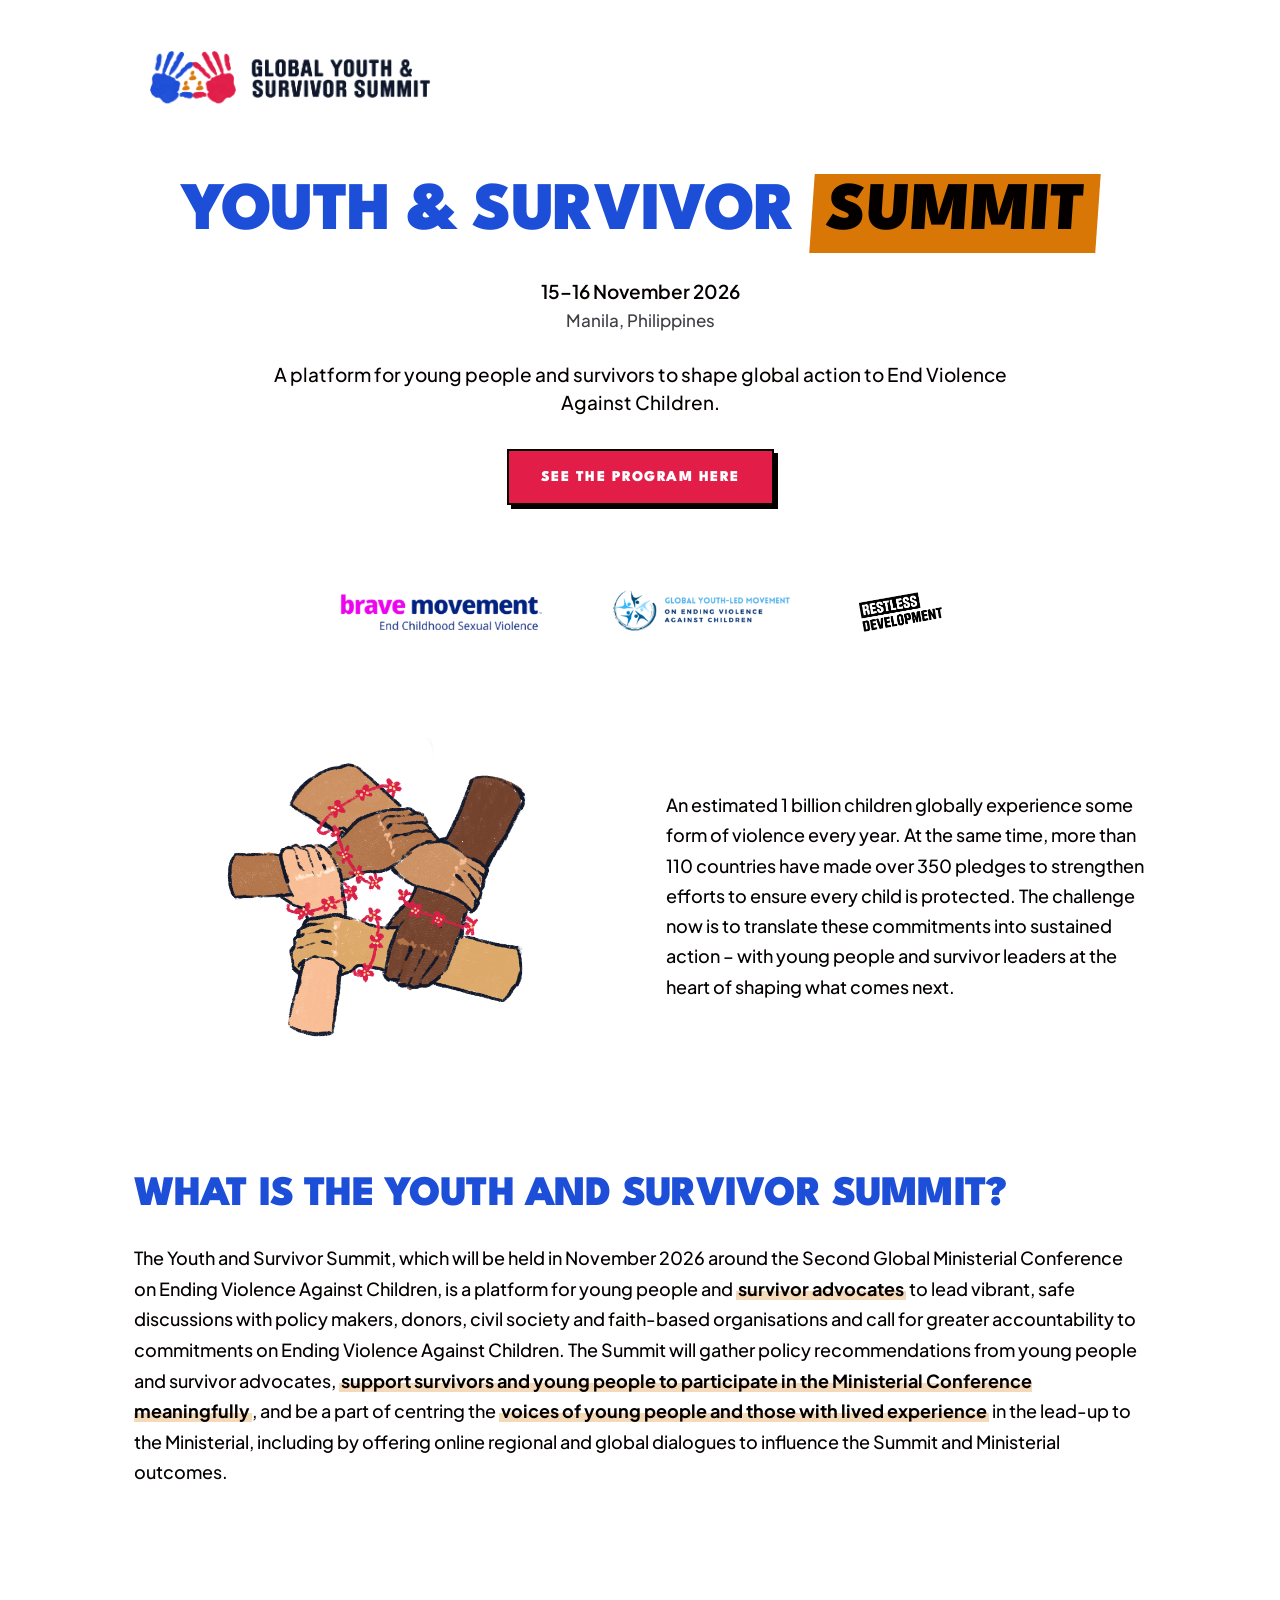
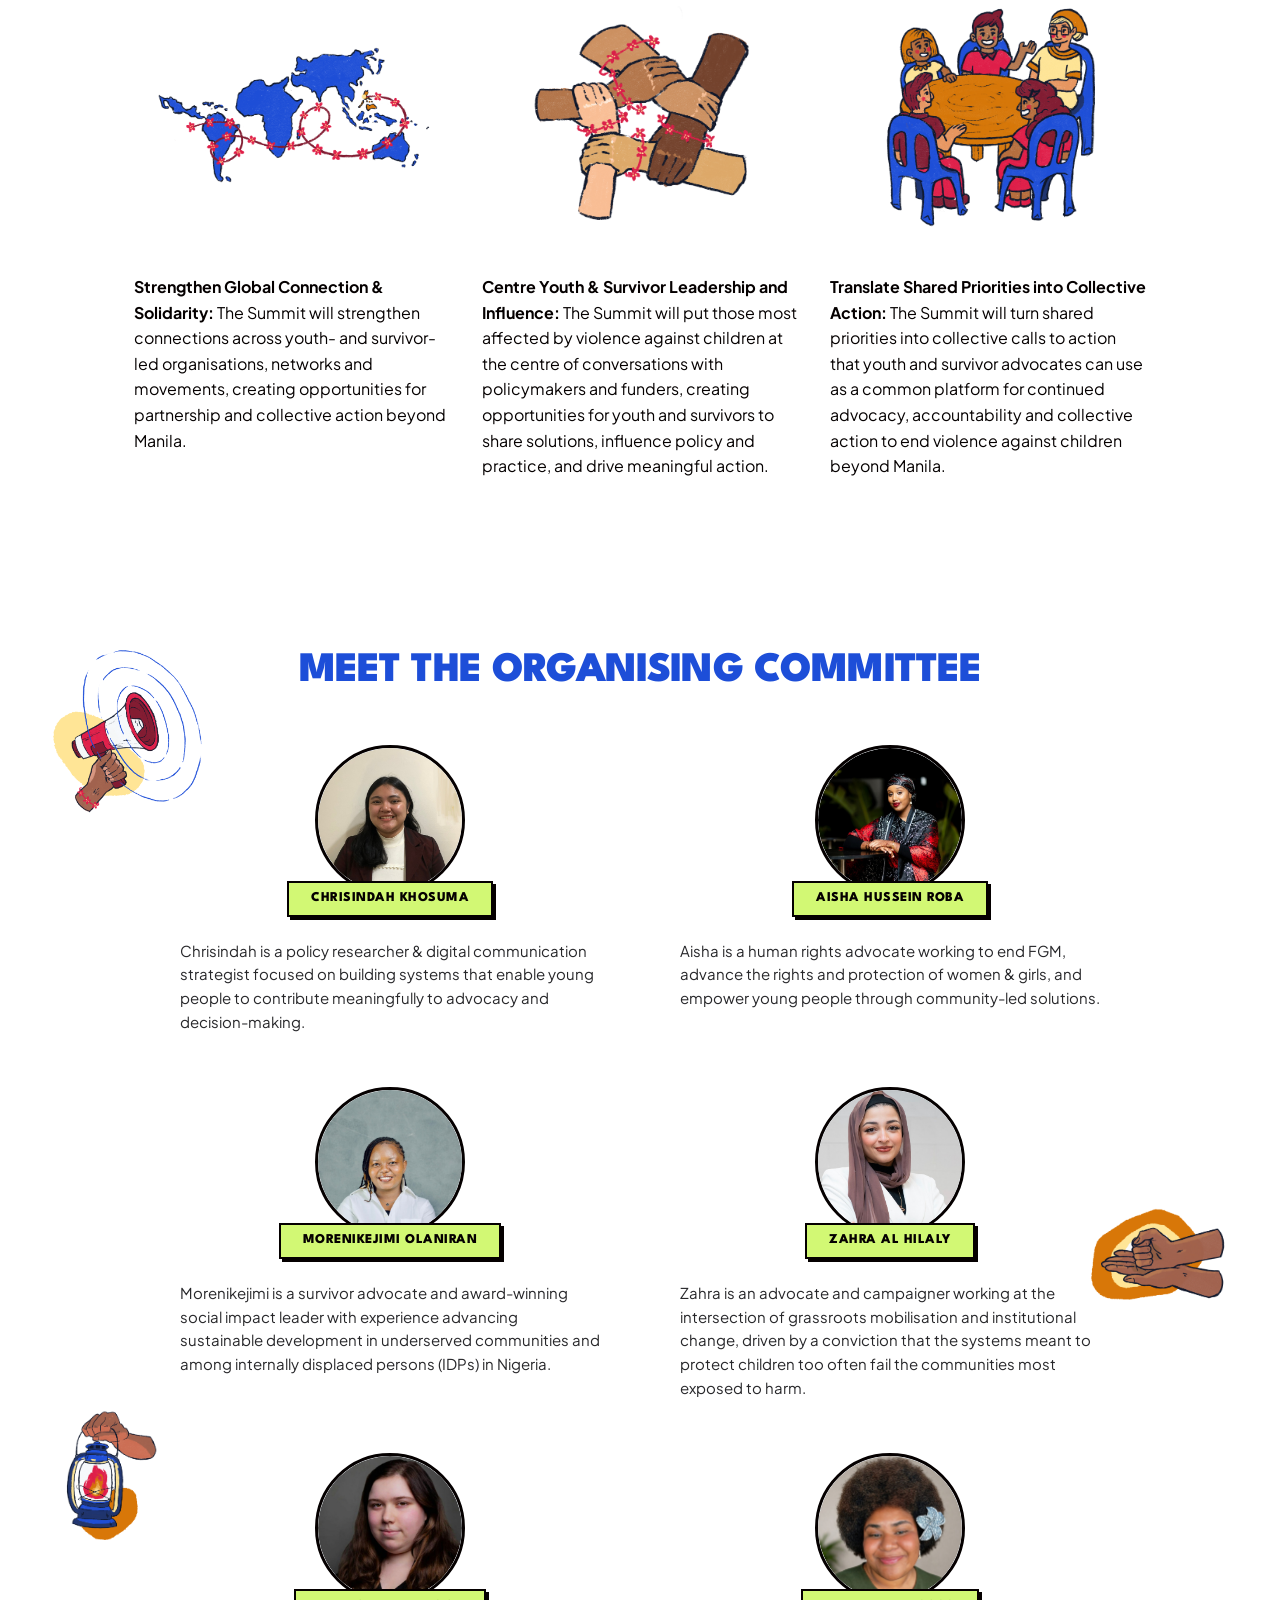
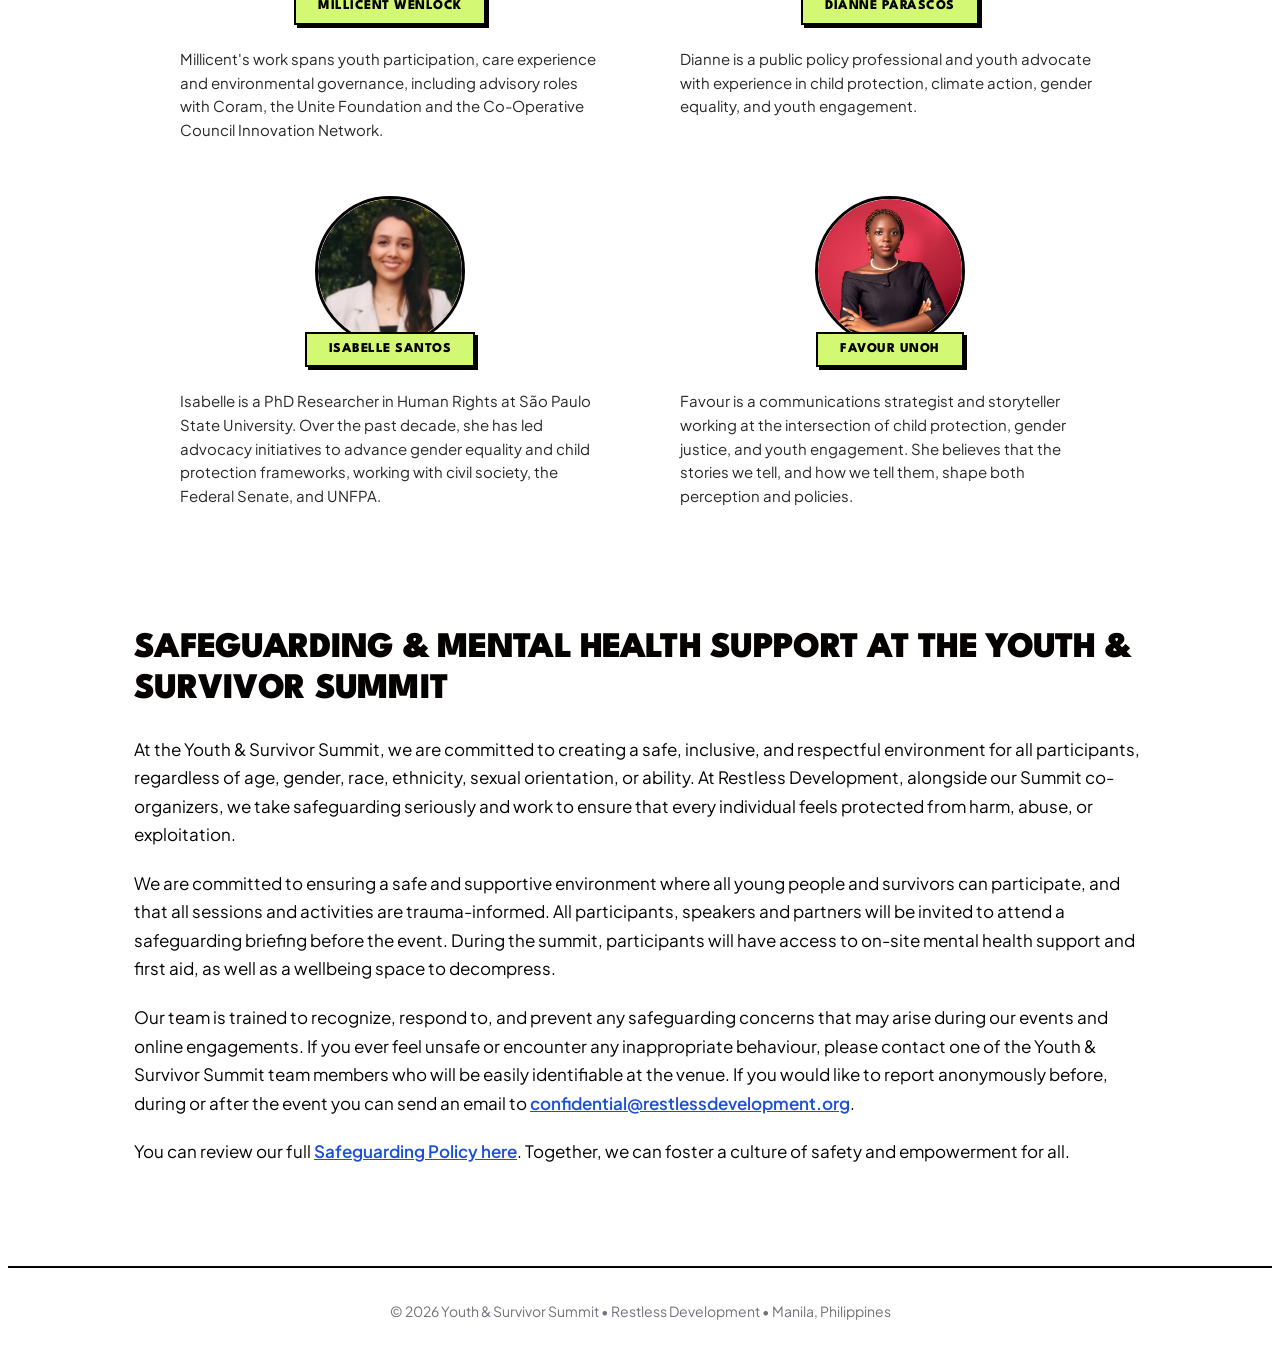
<file: index.html>
<!DOCTYPE html>
<html lang="en">
<head>
  <meta charset="UTF-8">
  <meta name="viewport" content="width=device-width, initial-scale=1.0">
  <title>Youth & Survivor Summit 2026 | Design 1 — Classic & Clean</title>
  <meta name="description" content="A platform for young people and survivors to shape global action to End Violence Against Children. 15-16 November 2026, Manila, Philippines.">
  <link rel="preconnect" href="https://fonts.googleapis.com">
  <link rel="preconnect" href="https://fonts.gstatic.com" crossorigin>
  <link href="https://fonts.googleapis.com/css2?family=League+Spartan:wght@700;800;900&family=Plus+Jakarta+Sans:ital,wght@0,400;0,500;0,600;0,700;1,400&display=swap" rel="stylesheet">
  <link rel="stylesheet" href="css/design-1.css">
</head>
<body>

  <!-- MAIN PAGE -->
  <div class="yss-page" id="yss-youth-survivor-summit">

    <!-- TOP HEADER -->
    <header class="yss-header">
      <div class="yss-container">
        <a href="#" class="yss-logo" title="Global Youth &amp; Survivor Summit">
          <img src="assets/logos/summit-logo.png" alt="Global Youth &amp; Survivor Summit" class="yss-logo-img">
        </a>
      </div>
    </header>

    <!-- HERO SECTION -->
    <section class="yss-hero">
      <div class="yss-container">
        <h1 class="yss-hero-title">
          <span class="yss-text-blue">YOUTH &amp; SURVIVOR</span> <span class="rd-highlight">SUMMIT</span>
        </h1>

        <div class="yss-hero-meta">
          <p class="yss-hero-date">15–16 November 2026</p>
          <p class="yss-hero-location">Manila, Philippines</p>
        </div>

        <p class="yss-hero-tagline">
          A platform for young people and survivors to shape global action to End Violence Against Children.
        </p>

        <div class="yss-hero-cta">
          <a href="https://drive.google.com/file/d/1MKwAvKp1-IrtmdSpZcc6iS6O5SMtuC9y/view?usp=sharing" target="_blank" rel="noopener noreferrer" class="yss-btn yss-btn-crimson">See the Program Here</a>
        </div>
      </div>
    </section>

    <!-- PARTNER LOGOS BAR -->
    <section class="yss-partners" aria-label="Organizers and Partners">
      <div class="yss-container">
        <div class="yss-partners-wrap">
          <div class="yss-partner-item" title="Brave Movement">
            <img src="assets/logos/brave-movement.png" alt="Brave Movement" class="yss-partner-logo-img">
          </div>
          <div class="yss-partner-item" title="Global Youth-Led Movement on Ending Violence Against Children">
            <img src="assets/logos/global-youth-movement.png" alt="Global Youth-Led Movement on Ending Violence Against Children" class="yss-partner-logo-img">
          </div>
          <div class="yss-partner-item" title="Restless Development">
            <img src="assets/logos/restless-development.png" alt="Restless Development" class="yss-partner-logo-img">
          </div>
        </div>
      </div>
    </section>

    <!-- IMPACT STATS SECTION -->
    <section class="yss-impact">
      <div class="yss-container">
        <div class="yss-impact-grid">
          <div class="yss-impact-illustration-wrap">
            <img src="assets/illustrations/community-safe-spaces.png" alt="Community and Safe Spaces" class="yss-impact-illustration">
          </div>
          <div class="yss-impact-text">
            <p>An estimated 1 billion children globally experience some form of violence every year. At the same time, more than 110 countries have made over 350 pledges to strengthen efforts to ensure every child is protected. The challenge now is to translate these commitments into sustained action – with young people and survivor leaders at the heart of shaping what comes next.</p>
          </div>
        </div>
      </div>
    </section>

    <!-- WHAT IS THE YOUTH AND SURVIVOR SUMMIT? -->
    <section class="yss-about">
      <div class="yss-container">
        <h2 class="yss-section-title yss-text-blue">WHAT IS THE YOUTH AND SURVIVOR SUMMIT?</h2>
        <p class="yss-about-text">
          The Youth and Survivor Summit, which will be held in November 2026 around the Second Global Ministerial Conference on Ending Violence Against Children, is a platform for young people and <span class="yss-highlight">survivor advocates</span> to lead vibrant, safe discussions with policy makers, donors, civil society and faith-based organisations and call for greater accountability to commitments on Ending Violence Against Children. The Summit will gather policy recommendations from young people and survivor advocates, <span class="yss-highlight">support survivors and young people to participate in the Ministerial Conference meaningfully</span>, and be a part of centring the <span class="yss-highlight">voices of young people and those with lived experience</span> in the lead-up to the Ministerial, including by offering online regional and global dialogues to influence the Summit and Ministerial outcomes.
        </p>
      </div>
    </section>

    <!-- THREE KEY PILLARS -->
    <section class="yss-pillars">
      <div class="yss-container">
        <div class="yss-pillars-grid">
          <div class="yss-pillar-card">
            <div class="yss-pillar-illustration-wrap">
              <img src="assets/illustrations/map-global-thread.png" alt="Strengthen Global Connection &amp; Solidarity" class="yss-pillar-illustration-img">
            </div>
            <div class="yss-pillar-content">
              <strong class="yss-pillar-title">Strengthen Global Connection &amp; Solidarity:</strong>
              <span class="yss-pillar-body"> The Summit will strengthen connections across youth- and survivor-led organisations, networks and movements, creating opportunities for partnership and collective action beyond Manila.</span>
            </div>
          </div>
          <div class="yss-pillar-card">
            <div class="yss-pillar-illustration-wrap">
              <img src="assets/illustrations/hands-link-solidarity.png" alt="Centre Youth &amp; Survivor Leadership and Influence" class="yss-pillar-illustration-img">
            </div>
            <div class="yss-pillar-content">
              <strong class="yss-pillar-title">Centre Youth &amp; Survivor Leadership and Influence:</strong>
              <span class="yss-pillar-body"> The Summit will put those most affected by violence against children at the centre of conversations with policymakers and funders, creating opportunities for youth and survivors to share solutions, influence policy and practice, and drive meaningful action.</span>
            </div>
          </div>
          <div class="yss-pillar-card">
            <div class="yss-pillar-illustration-wrap">
              <img src="assets/illustrations/intergenerational-dialogue.png" alt="Translate Shared Priorities into Collective Action" class="yss-pillar-illustration-img">
            </div>
            <div class="yss-pillar-content">
              <strong class="yss-pillar-title">Translate Shared Priorities into Collective Action:</strong>
              <span class="yss-pillar-body"> The Summit will turn shared priorities into collective calls to action that youth and survivor advocates can use as a common platform for continued advocacy, accountability and collective action to end violence against children beyond Manila.</span>
            </div>
          </div>
        </div>
      </div>
    </section>

    <!-- MEET THE ORGANISING COMMITTEE -->
    <section class="yss-committee" id="committee">
      <div class="yss-container yss-committee-inner">
        <div class="yss-committee-decor" aria-hidden="true">
          <img src="assets/illustrations/megaphone-advocacy.png" alt="" class="yss-decor-illustration yss-decor-megaphone">
          <img src="assets/illustrations/lantern-guidance.png" alt="" class="yss-decor-illustration yss-decor-lantern">
          <img src="assets/illustrations/hands-support.png" alt="" class="yss-decor-illustration yss-decor-hands-support">
        </div>
        <div class="yss-committee-header">
          <h2 class="yss-section-title yss-text-blue">MEET THE ORGANISING COMMITTEE</h2>
        </div>
        <div class="yss-committee-grid">

          <div class="yss-member-card">
            <div class="yss-member-photo-wrap">
              <div class="yss-avatar-frame">
                <img src="assets/committee/chrisndah.png" alt="Chrisindah Khosuma" class="yss-avatar-img">
              </div>
              <span class="yss-member-badge yss-badge-lime-style">CHRISINDAH KHOSUMA</span>
            </div>
            <p class="yss-member-bio">Chrisindah is a policy researcher &amp; digital communication strategist focused on building systems that enable young people to contribute meaningfully to advocacy and decision-making.</p>
          </div>

          <div class="yss-member-card">
            <div class="yss-member-photo-wrap">
              <div class="yss-avatar-frame">
                <img src="assets/committee/aisha.png" alt="Aisha Hussein Roba" class="yss-avatar-img">
              </div>
              <span class="yss-member-badge yss-badge-lime-style">AISHA HUSSEIN ROBA</span>
            </div>
            <p class="yss-member-bio">Aisha is a human rights advocate working to end FGM, advance the rights and protection of women &amp; girls, and empower young people through community-led solutions.</p>
          </div>

          <div class="yss-member-card">
            <div class="yss-member-photo-wrap">
              <div class="yss-avatar-frame">
                <img src="assets/committee/moren.png" alt="Morenikejimi Olaniran" class="yss-avatar-img">
              </div>
              <span class="yss-member-badge yss-badge-lime-style">MORENIKEJIMI OLANIRAN</span>
            </div>
            <p class="yss-member-bio">Morenikejimi is a survivor advocate and award-winning social impact leader with experience advancing sustainable development in underserved communities and among internally displaced persons (IDPs) in Nigeria.</p>
          </div>

          <div class="yss-member-card">
            <div class="yss-member-photo-wrap">
              <div class="yss-avatar-frame">
                <img src="assets/committee/zahra.png" alt="Zahra Al Hilaly" class="yss-avatar-img">
              </div>
              <span class="yss-member-badge yss-badge-lime-style">ZAHRA AL HILALY</span>
            </div>
            <p class="yss-member-bio">Zahra is an advocate and campaigner working at the intersection of grassroots mobilisation and institutional change, driven by a conviction that the systems meant to protect children too often fail the communities most exposed to harm.</p>
          </div>

          <div class="yss-member-card">
            <div class="yss-member-photo-wrap">
              <div class="yss-avatar-frame">
                <img src="assets/committee/millecent.png" alt="Millicent Wenlock" class="yss-avatar-img">
              </div>
              <span class="yss-member-badge yss-badge-lime-style">MILLICENT WENLOCK</span>
            </div>
            <p class="yss-member-bio">Millicent's work spans youth participation, care experience and environmental governance, including advisory roles with Coram, the Unite Foundation and the Co-Operative Council Innovation Network.</p>
          </div>

          <div class="yss-member-card">
            <div class="yss-member-photo-wrap">
              <div class="yss-avatar-frame">
                <img src="assets/committee/diane.png" alt="Dianne Parascos" class="yss-avatar-img">
              </div>
              <span class="yss-member-badge yss-badge-lime-style">DIANNE PARASCOS</span>
            </div>
            <p class="yss-member-bio">Dianne is a public policy professional and youth advocate with experience in child protection, climate action, gender equality, and youth engagement.</p>
          </div>

          <div class="yss-member-card">
            <div class="yss-member-photo-wrap">
              <div class="yss-avatar-frame">
                <img src="assets/committee/isabelle.png" alt="Isabelle Santos" class="yss-avatar-img">
              </div>
              <span class="yss-member-badge yss-badge-lime-style">ISABELLE SANTOS</span>
            </div>
            <p class="yss-member-bio">Isabelle is a PhD Researcher in Human Rights at São Paulo State University. Over the past decade, she has led advocacy initiatives to advance gender equality and child protection frameworks, working with civil society, the Federal Senate, and UNFPA.</p>
          </div>

          <div class="yss-member-card">
            <div class="yss-member-photo-wrap">
              <div class="yss-avatar-frame">
                <img src="assets/committee/favour.png" alt="Favour Unoh" class="yss-avatar-img">
              </div>
              <span class="yss-member-badge yss-badge-lime-style">FAVOUR UNOH</span>
            </div>
            <p class="yss-member-bio">Favour is a communications strategist and storyteller working at the intersection of child protection, gender justice, and youth engagement. She believes that the stories we tell, and how we tell them, shape both perception and policies.</p>
          </div>

        </div>
      </div>
    </section>

    <!-- SAFEGUARDING -->
    <section class="yss-safeguarding">
      <div class="yss-container">
        <h2 class="yss-safeguarding-title">SAFEGUARDING &amp; MENTAL HEALTH SUPPORT AT THE YOUTH &amp; SURVIVOR SUMMIT</h2>
        <div class="yss-safeguarding-content">
          <p>At the Youth &amp; Survivor Summit, we are committed to creating a safe, inclusive, and respectful environment for all participants, regardless of age, gender, race, ethnicity, sexual orientation, or ability. At Restless Development, alongside our Summit co-organizers, we take safeguarding seriously and work to ensure that every individual feels protected from harm, abuse, or exploitation.</p>
          <p>We are committed to ensuring a safe and supportive environment where all young people and survivors can participate, and that all sessions and activities are trauma-informed. All participants, speakers and partners will be invited to attend a safeguarding briefing before the event. During the summit, participants will have access to on-site mental health support and first aid, as well as a wellbeing space to decompress.</p>
          <p>Our team is trained to recognize, respond to, and prevent any safeguarding concerns that may arise during our events and online engagements. If you ever feel unsafe or encounter any inappropriate behaviour, please contact one of the Youth &amp; Survivor Summit team members who will be easily identifiable at the venue. If you would like to report anonymously before, during or after the event you can send an email to <a href="mailto:confidential@restlessdevelopment.org">confidential@restlessdevelopment.org</a>.</p>
          <p>You can review our full <a href="http://restlessdevelopment.org/safeguarding/" target="_blank" rel="noopener noreferrer">Safeguarding Policy here</a>. Together, we can foster a culture of safety and empowerment for all.</p>
        </div>
      </div>
    </section>

    <!-- FOOTER -->
    <footer class="yss-footer">
      <div class="yss-container">
        <p>&copy; 2026 Youth &amp; Survivor Summit &bull; Restless Development &bull; Manila, Philippines</p>
      </div>
    </footer>

  </div>
</body>
</html>
</file>
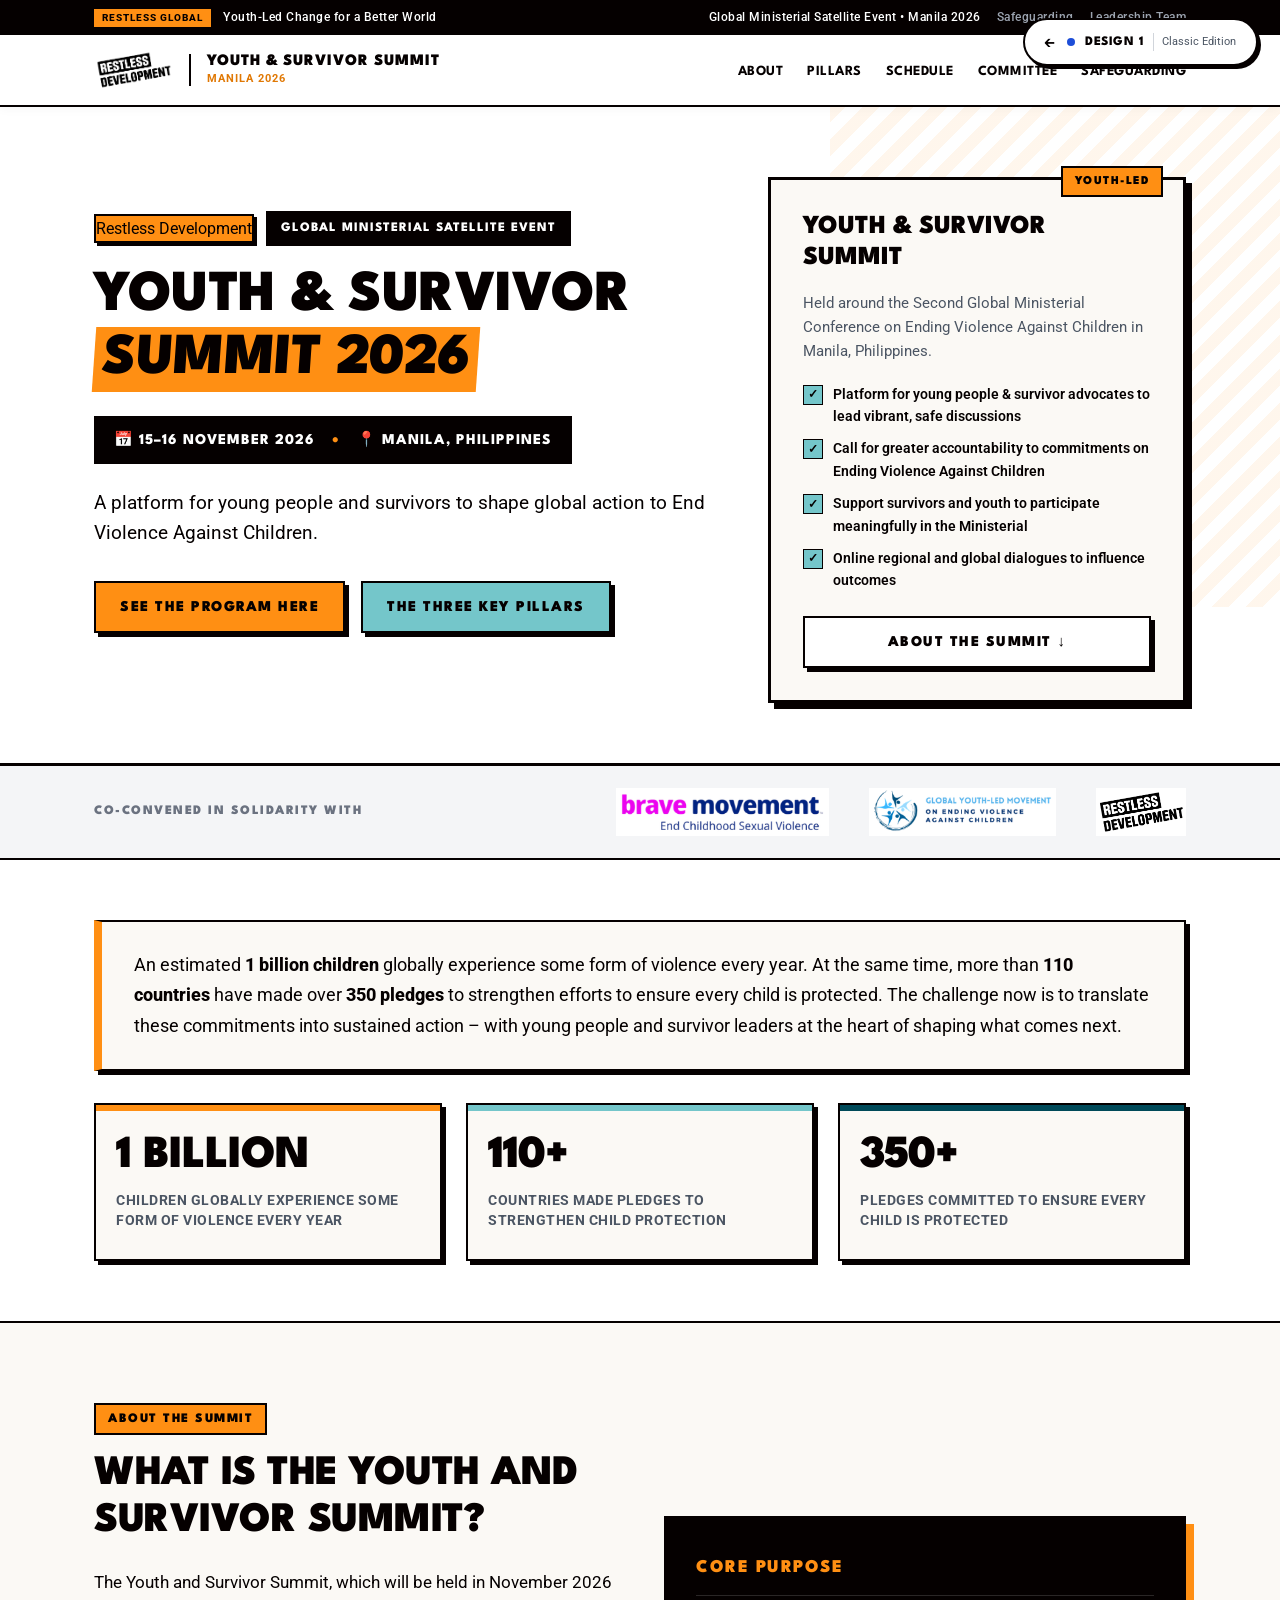
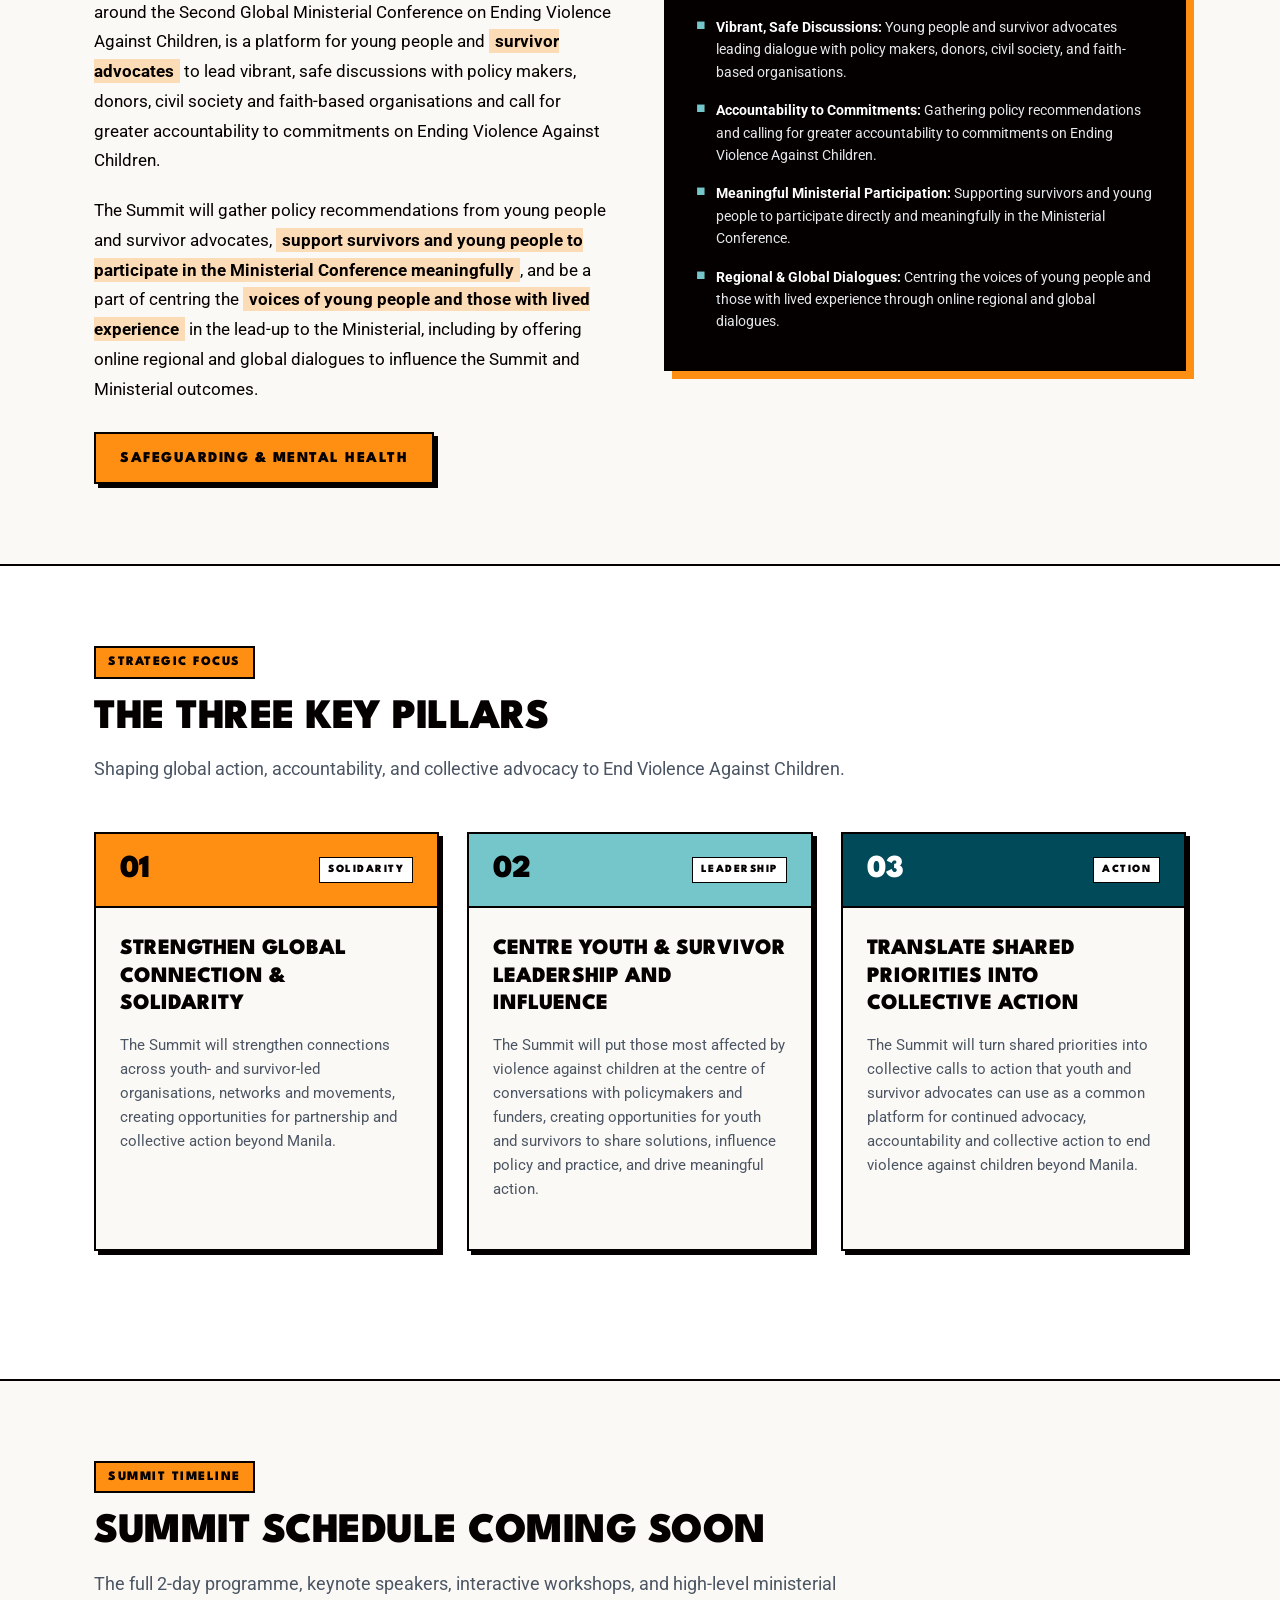
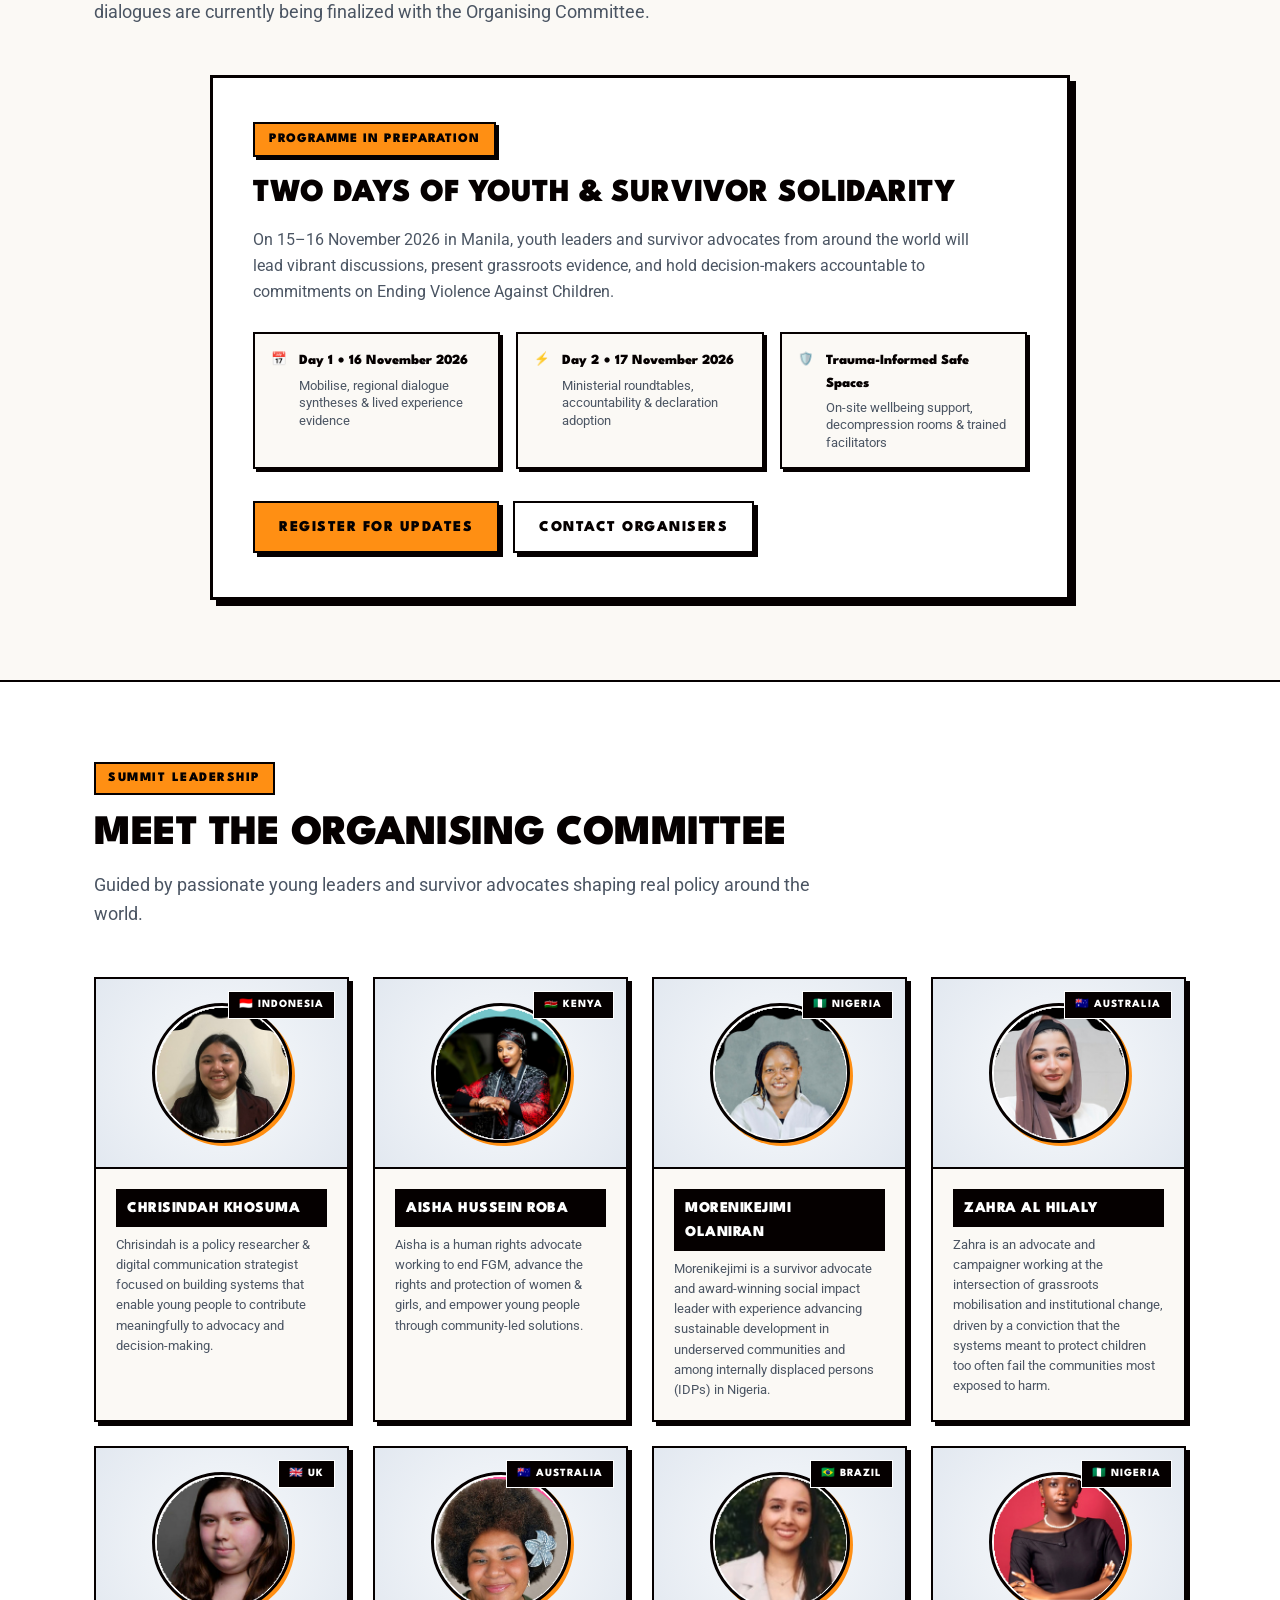
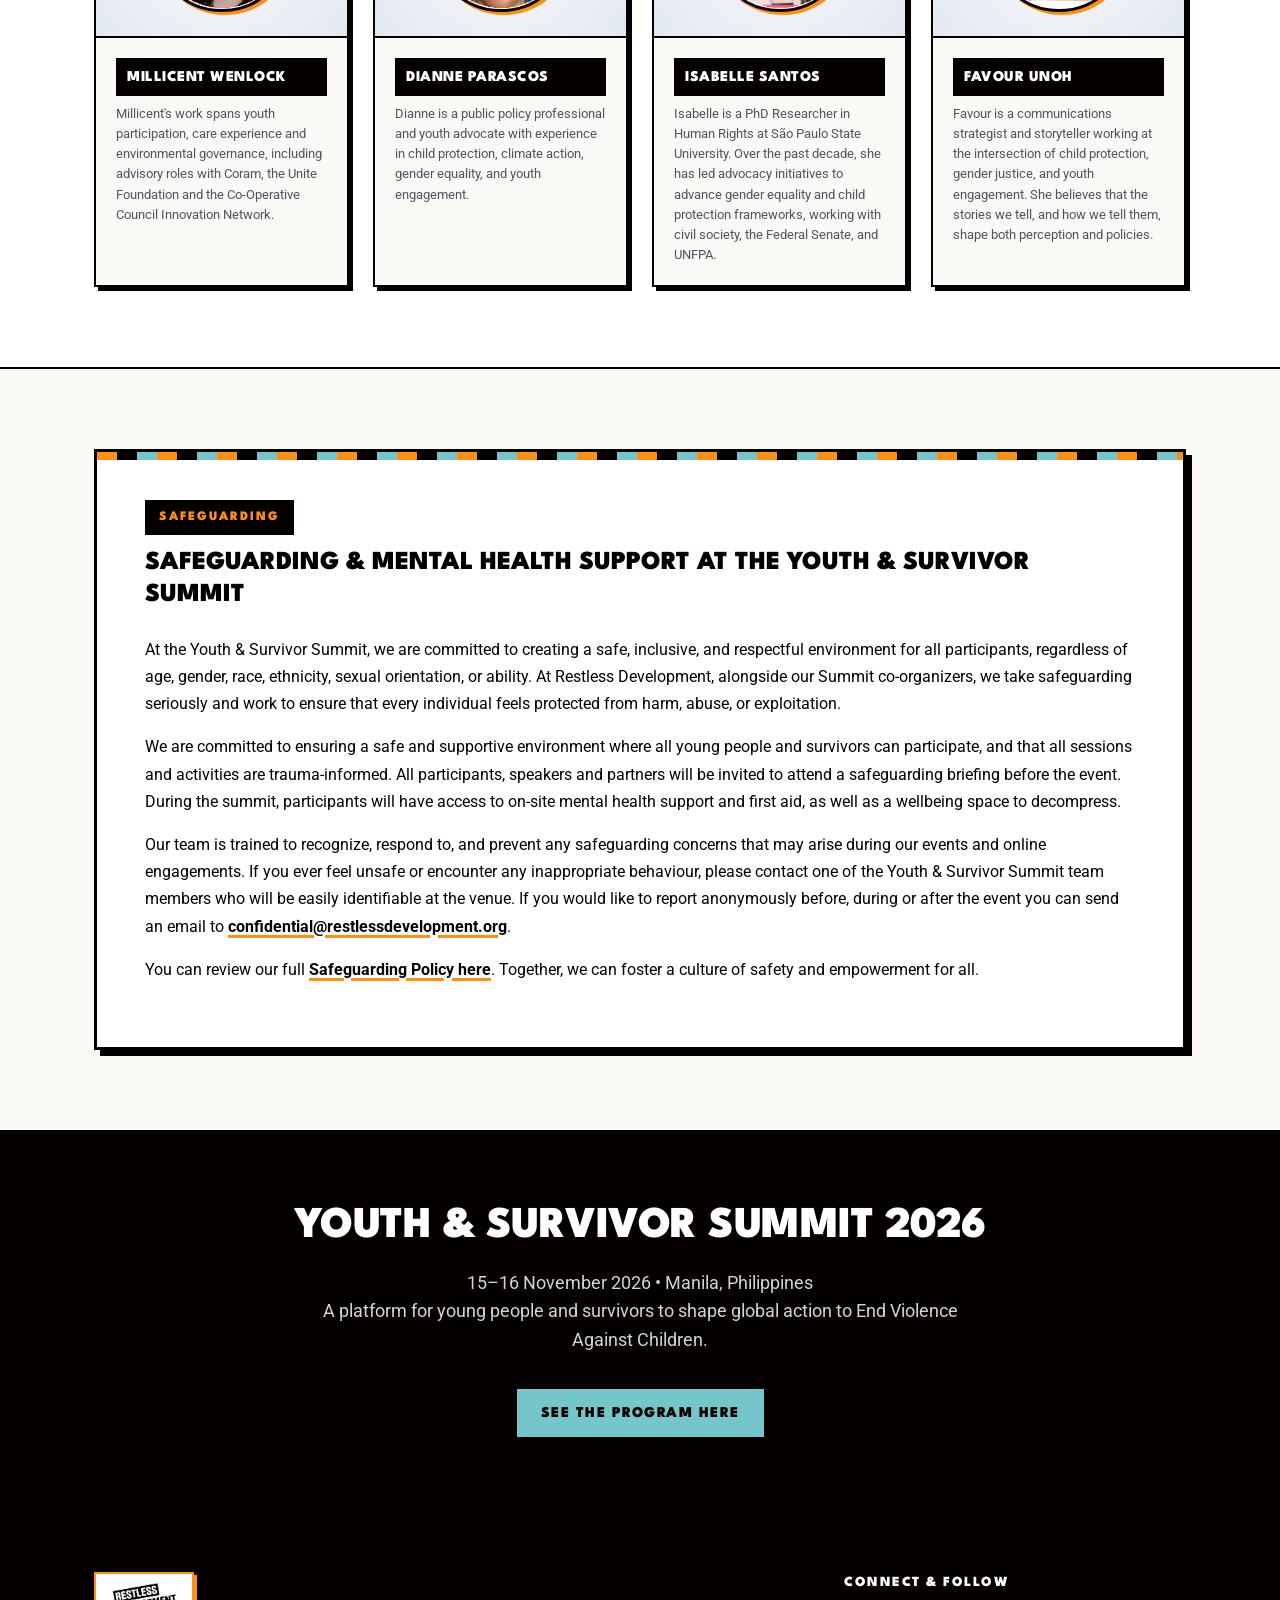
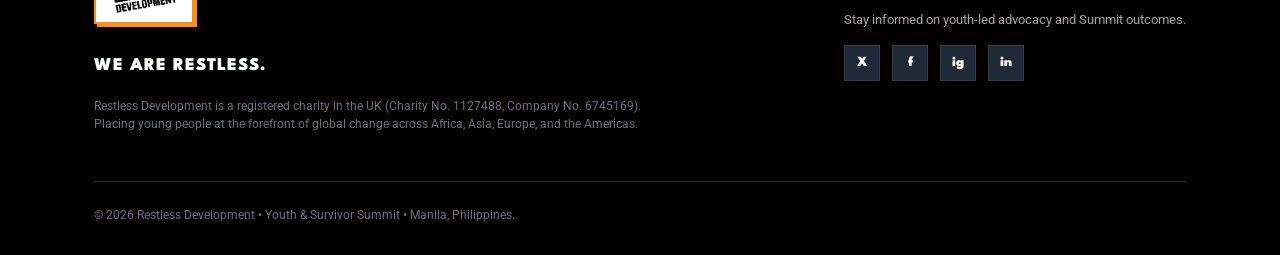
<file: design-2.html>
<!DOCTYPE html>
<html lang="en">
<head>
  <meta charset="UTF-8">
  <meta name="viewport" content="width=device-width, initial-scale=1.0">
  <title>Youth & Survivor Summit 2026 | Design 2 — Restless Development Brand</title>
  <meta name="description" content="A platform for young people and survivors to shape global action to End Violence Against Children. Manila, Philippines, 15–16 November 2026. Powered by Restless Development.">
  <link rel="preconnect" href="https://fonts.googleapis.com">
  <link rel="preconnect" href="https://fonts.gstatic.com" crossorigin>
  <link href="https://fonts.googleapis.com/css2?family=League+Spartan:wght@700;800;900&family=Plus+Jakarta+Sans:ital,wght@0,400;0,500;0,600;0,700;1,400&family=Roboto:wght@400;500;700;900&display=swap" rel="stylesheet">
  <link rel="stylesheet" href="css/design-2.css">
</head>
<body>

  <!-- FLOATING DESIGN 1 SWITCHER BUTTON -->
  <aside class="version-switcher" aria-label="Version Switcher">
    <a href="index.html" class="version-btn" id="btn-to-design-1" title="Switch back to Design 1 (Classic & Clean)">
      <span class="version-arrow">&larr;</span>
      <span class="version-dot"></span>
      <span class="version-name">Design 1</span>
      <span class="version-desc">Classic Edition</span>
    </a>
  </aside>

  <!-- TOP UTILITY BAR (Restless Global) -->
  <div class="rd-topbar">
    <div class="rd-container rd-topbar-inner">
      <div class="rd-topbar-left">
        <span class="rd-topbar-badge">Restless Global</span>
        <span>Youth-Led Change for a Better World</span>
      </div>
      <div class="rd-topbar-right">
        <span>Global Ministerial Satellite Event &bull; Manila 2026</span>
        <a href="#safeguarding" class="rd-topbar-link">Safeguarding</a>
        <a href="#committee" class="rd-topbar-link">Leadership Team</a>
      </div>
    </div>
  </div>

  <!-- MAIN HEADER / NAVBAR -->
  <header class="rd-header">
    <div class="rd-container">
      <nav class="rd-navbar">
        <a href="#hero" class="rd-brand-cluster" title="Restless Development - Youth & Survivor Summit">
          <!-- Official Restless Development PNG Logo -->
          <img src="assets/logos/restless-development.png" alt="Restless Development" class="rd-logo-img">
          <div class="rd-brand-divider"></div>
          <div class="rd-brand-summit">
            <span class="rd-summit-tag">YOUTH &amp; SURVIVOR SUMMIT</span>
            <span class="rd-summit-sub">Manila 2026</span>
          </div>
        </a>

        <ul class="rd-nav-links">
          <li><a href="#about" class="rd-nav-link">About</a></li>
          <li><a href="#pillars" class="rd-nav-link">Pillars</a></li>
          <li><a href="#schedule" class="rd-nav-link">Schedule</a></li>
          <li><a href="#committee" class="rd-nav-link">Committee</a></li>
          <li><a href="#safeguarding" class="rd-nav-link">Safeguarding</a></li>
        </ul>
      </nav>
    </div>
  </header>

  <!-- HERO SECTION -->
  <section class="rd-hero" id="hero">
    <div class="rd-container">
      <div class="rd-hero-grid">
        <div class="rd-hero-left">
          <div class="rd-hero-eyebrow">
            <span class="rd-pill-badge-orange">Restless Development</span>
            <span class="rd-pill-badge">Global Ministerial Satellite Event</span>
          </div>

          <h1 class="rd-hero-title">
            <span class="title-block">YOUTH &amp; SURVIVOR</span>
            <span class="title-block"><span class="rd-highlight">SUMMIT 2026</span></span>
          </h1>

          <div class="rd-hero-meta-strip">
            <span class="rd-hero-meta-item">📅 15–16 November 2026</span>
            <span class="rd-meta-separator">&bull;</span>
            <span class="rd-hero-meta-item">📍 Manila, Philippines</span>
          </div>

          <p class="rd-hero-desc">
            A platform for young people and survivors to shape global action to End Violence Against Children.
          </p>

          <div class="rd-hero-actions">
            <a href="https://drive.google.com/file/d/1MKwAvKp1-IrtmdSpZcc6iS6O5SMtuC9y/view?usp=sharing" target="_blank" rel="noopener noreferrer" class="rd-btn rd-btn-primary">See the Program Here</a>
            <a href="#pillars" class="rd-btn rd-btn-teal">THE THREE KEY PILLARS</a>
          </div>
        </div>

        <div class="rd-hero-right">
          <div class="rd-hero-card">
            <h3 class="rd-hero-card-headline">Youth &amp; Survivor Summit</h3>
            <p class="rd-hero-card-text">
              Held around the Second Global Ministerial Conference on Ending Violence Against Children in Manila, Philippines.
            </p>
            <ul class="rd-hero-card-points">
              <li class="rd-hero-card-point">
                <span class="rd-point-check">&#10003;</span>
                <span>Platform for young people &amp; survivor advocates to lead vibrant, safe discussions</span>
              </li>
              <li class="rd-hero-card-point">
                <span class="rd-point-check">&#10003;</span>
                <span>Call for greater accountability to commitments on Ending Violence Against Children</span>
              </li>
              <li class="rd-hero-card-point">
                <span class="rd-point-check">&#10003;</span>
                <span>Support survivors and youth to participate meaningfully in the Ministerial</span>
              </li>
              <li class="rd-hero-card-point">
                <span class="rd-point-check">&#10003;</span>
                <span>Online regional and global dialogues to influence outcomes</span>
              </li>
            </ul>
            <a href="#about" class="rd-btn rd-btn-outline" style="width:100%;">ABOUT THE SUMMIT &darr;</a>
          </div>
        </div>
      </div>
    </div>
  </section>

  <!-- CO-ORGANISERS & PARTNERS STRIP -->
  <section class="rd-partners-strip" aria-label="Organizers and Partners">
    <div class="rd-container">
      <div class="rd-partners-inner">
        <span class="rd-partners-label">CO-CONVENED IN SOLIDARITY WITH</span>
        <div class="rd-partners-logos">
          <!-- Brave Movement PNG Logo -->
          <div class="rd-partner-item" title="Brave Movement">
            <img src="assets/logos/brave-movement.png" alt="Brave Movement" class="rd-partner-logo-img">
          </div>

          <!-- Global Youth-Led Movement PNG Logo -->
          <div class="rd-partner-item" title="Global Youth-Led Movement on Ending Violence Against Children">
            <img src="assets/logos/global-youth-movement.png" alt="Global Youth-Led Movement on Ending Violence Against Children" class="rd-partner-logo-img">
          </div>

          <!-- Restless Development PNG Logo -->
          <div class="rd-partner-item" title="Restless Development">
            <img src="assets/logos/restless-development.png" alt="Restless Development" class="rd-partner-logo-img">
          </div>
        </div>
      </div>
    </div>
  </section>

  <!-- IMPACT & STATS SECTION (Client-Drafted Narrative & Metrics) -->
  <section class="rd-stats-section" id="impact">
    <div class="rd-container">
      <div class="rd-impact-lead-box">
        <p class="rd-impact-lead-text">
          An estimated <strong>1 billion children</strong> globally experience some form of violence every year. At the same time, more than <strong>110 countries</strong> have made over <strong>350 pledges</strong> to strengthen efforts to ensure every child is protected. The challenge now is to translate these commitments into sustained action &ndash; with young people and survivor leaders at the heart of shaping what comes next.
        </p>
      </div>

      <div class="rd-stats-grid">
        <div class="rd-stat-box">
          <div class="rd-stat-box-accent"></div>
          <div class="rd-stat-number">1 BILLION</div>
          <div class="rd-stat-label">Children globally experience some form of violence every year</div>
        </div>

        <div class="rd-stat-box">
          <div class="rd-stat-box-accent"></div>
          <div class="rd-stat-number">110+</div>
          <div class="rd-stat-label">Countries made pledges to strengthen child protection</div>
        </div>

        <div class="rd-stat-box">
          <div class="rd-stat-box-accent"></div>
          <div class="rd-stat-number">350+</div>
          <div class="rd-stat-label">Pledges committed to ensure every child is protected</div>
        </div>
      </div>
    </div>
  </section>

  <!-- ABOUT THE SUMMIT (WHAT IS THE YOUTH AND SURVIVOR SUMMIT?) -->
  <section class="rd-section rd-about-section" id="about">
    <div class="rd-container">
      <div class="rd-about-grid">
        <div class="rd-about-left">
          <span class="rd-section-tag">About The Summit</span>
          <h2 class="rd-section-title">WHAT IS THE YOUTH AND SURVIVOR SUMMIT?</h2>
          <div class="rd-about-narrative" style="margin-top:24px;">
            <p>
              The Youth and Survivor Summit, which will be held in November 2026 around the Second Global Ministerial Conference on Ending Violence Against Children, is a platform for young people and <span class="yss-highlight">survivor advocates</span> to lead vibrant, safe discussions with policy makers, donors, civil society and faith-based organisations and call for greater accountability to commitments on Ending Violence Against Children.
            </p>
            <p>
              The Summit will gather policy recommendations from young people and survivor advocates, <span class="yss-highlight">support survivors and young people to participate in the Ministerial Conference meaningfully</span>, and be a part of centring the <span class="yss-highlight">voices of young people and those with lived experience</span> in the lead-up to the Ministerial, including by offering online regional and global dialogues to influence the Summit and Ministerial outcomes.
            </p>
          </div>
          <div style="margin-top:28px;">
            <a href="#safeguarding" class="rd-btn rd-btn-primary">SAFEGUARDING &amp; MENTAL HEALTH</a>
          </div>
        </div>

        <div class="rd-about-right">
          <div class="rd-about-highlight-card">
            <div class="rd-highlight-card-header">CORE PURPOSE</div>
            <ul class="rd-highlight-card-list">
              <li><strong>Vibrant, Safe Discussions:</strong> Young people and survivor advocates leading dialogue with policy makers, donors, civil society, and faith-based organisations.</li>
              <li><strong>Accountability to Commitments:</strong> Gathering policy recommendations and calling for greater accountability to commitments on Ending Violence Against Children.</li>
              <li><strong>Meaningful Ministerial Participation:</strong> Supporting survivors and young people to participate directly and meaningfully in the Ministerial Conference.</li>
              <li><strong>Regional &amp; Global Dialogues:</strong> Centring the voices of young people and those with lived experience through online regional and global dialogues.</li>
            </ul>
          </div>
        </div>
      </div>
    </div>
  </section>

  <!-- THREE KEY PILLARS -->
  <section class="rd-section rd-pillars-section" id="pillars">
    <div class="rd-container">
      <div class="rd-section-header">
        <span class="rd-section-tag">Strategic Focus</span>
        <h2 class="rd-section-title">THE THREE KEY PILLARS</h2>
        <p class="rd-section-subtitle">
          Shaping global action, accountability, and collective advocacy to End Violence Against Children.
        </p>
      </div>

      <div class="rd-pillars-grid">
        <!-- Pillar 1 -->
        <article class="rd-pillar-card">
          <div class="rd-pillar-header">
            <span class="rd-pillar-num">01</span>
            <span class="rd-pillar-tag">Solidarity</span>
          </div>
          <div class="rd-pillar-body">
            <h3 class="rd-pillar-title">Strengthen Global Connection &amp; Solidarity</h3>
            <p class="rd-pillar-text">
              The Summit will strengthen connections across youth- and survivor-led organisations, networks and movements, creating opportunities for partnership and collective action beyond Manila.
            </p>
          </div>
        </article>

        <!-- Pillar 2 -->
        <article class="rd-pillar-card">
          <div class="rd-pillar-header">
            <span class="rd-pillar-num">02</span>
            <span class="rd-pillar-tag">Leadership</span>
          </div>
          <div class="rd-pillar-body">
            <h3 class="rd-pillar-title">Centre Youth &amp; Survivor Leadership and Influence</h3>
            <p class="rd-pillar-text">
              The Summit will put those most affected by violence against children at the centre of conversations with policymakers and funders, creating opportunities for youth and survivors to share solutions, influence policy and practice, and drive meaningful action.
            </p>
          </div>
        </article>

        <!-- Pillar 3 -->
        <article class="rd-pillar-card">
          <div class="rd-pillar-header">
            <span class="rd-pillar-num">03</span>
            <span class="rd-pillar-tag">Action</span>
          </div>
          <div class="rd-pillar-body">
            <h3 class="rd-pillar-title">Translate Shared Priorities into Collective Action</h3>
            <p class="rd-pillar-text">
              The Summit will turn shared priorities into collective calls to action that youth and survivor advocates can use as a common platform for continued advocacy, accountability and collective action to end violence against children beyond Manila.
            </p>
          </div>
        </article>
      </div>

    </div>
  </section>

  <!-- SCHEDULE SECTION (COMING SOON) -->
  <section class="rd-section rd-schedule-section" id="schedule">
    <div class="rd-container">
      <div class="rd-section-header">
        <span class="rd-section-tag">Summit Timeline</span>
        <h2 class="rd-section-title">SUMMIT SCHEDULE COMING SOON</h2>
        <p class="rd-section-subtitle">
          The full 2-day programme, keynote speakers, interactive workshops, and high-level ministerial dialogues are currently being finalized with the Organising Committee.
        </p>
      </div>

      <!-- Restless Branded Coming Soon Card -->
      <div class="rd-schedule-coming-soon">
        <div class="rd-cs-badge">PROGRAMME IN PREPARATION</div>
        <h3 class="rd-cs-title">TWO DAYS OF YOUTH &amp; SURVIVOR SOLIDARITY</h3>
        <p class="rd-cs-desc">
          On 15–16 November 2026 in Manila, youth leaders and survivor advocates from around the world will lead vibrant discussions, present grassroots evidence, and hold decision-makers accountable to commitments on Ending Violence Against Children.
        </p>

        <div class="rd-cs-highlights">
          <div class="rd-cs-item">
            <span class="rd-cs-icon">📅</span>
            <div>
              <strong>Day 1 • 16 November 2026</strong>
              <span>Mobilise, regional dialogue syntheses &amp; lived experience evidence</span>
            </div>
          </div>
          <div class="rd-cs-item">
            <span class="rd-cs-icon">⚡</span>
            <div>
              <strong>Day 2 • 17 November 2026</strong>
              <span>Ministerial roundtables, accountability &amp; declaration adoption</span>
            </div>
          </div>
          <div class="rd-cs-item">
            <span class="rd-cs-icon">🛡️</span>
            <div>
              <strong>Trauma-Informed Safe Spaces</strong>
              <span>On-site wellbeing support, decompression rooms &amp; trained facilitators</span>
            </div>
          </div>
        </div>

        <div class="rd-cs-cta">
          <a href="https://docs.google.com/forms/d/e/1FAIpQLScIMxo0VZmC8xD-0meSTIrOODTCwLfoxGs61Kiw6OBtgTuxhA/viewform" target="_blank" rel="noopener noreferrer" class="rd-btn rd-btn-primary">REGISTER FOR UPDATES</a>
          <a href="mailto:summit@restlessdevelopment.org" class="rd-btn rd-btn-outline">CONTACT ORGANISERS</a>
        </div>
      </div>

      <!-- Placeholder Agenda (Hidden for now as requested) -->
      <div style="display:none;" id="draft-placeholder-agenda" aria-hidden="true">
        <div class="rd-schedule-tabs">
          <button class="rd-tab-btn active" onclick="switchTab('day1', this)">DAY 1 &bull; 16 NOV (MOBILISE &amp; CONNECT)</button>
          <button class="rd-tab-btn" onclick="switchTab('day2', this)">DAY 2 &bull; 17 NOV (INFLUENCE &amp; COMMIT)</button>
        </div>

        <!-- Day 1 Timeline -->
        <div class="rd-schedule-timeline" id="tab-day1">
          <div class="rd-session-card">
            <div class="rd-session-time">09:00 &ndash; 10:30</div>
            <div class="rd-session-info">
              <h4>Opening Plenary: We Are Restless</h4>
              <p>Welcome address by youth delegates, survivor keynote voices, and high-level convening partners.</p>
            </div>
            <span class="rd-session-tag">Plenary Hall</span>
          </div>

          <div class="rd-session-card">
            <div class="rd-session-time">11:00 &ndash; 13:00</div>
            <div class="rd-session-info">
              <h4>Parallel Track: Regional Evidence &amp; Lived Realities</h4>
              <p>Interactive breakout sessions unpacking data from regional youth dialogues in Africa, Asia-Pacific, Europe, and the Americas.</p>
            </div>
            <span class="rd-session-tag">Workshops</span>
          </div>

          <div class="rd-session-card">
            <div class="rd-session-time">14:30 &ndash; 16:30</div>
            <div class="rd-session-info">
              <h4>Co-Designing the Manila Youth Pledges</h4>
              <p>Drafting the collective accountability platform and formulating recommendations for the Ministerial Conference.</p>
            </div>
            <span class="rd-session-tag">Working Session</span>
          </div>

          <div class="rd-session-card">
            <div class="rd-session-time">17:00 &ndash; 18:30</div>
            <div class="rd-session-info">
              <h4>Solidarity Circle &amp; Survivor Wellbeing Space</h4>
              <p>Trauma-informed decompression, peer connection, and cultural evening.</p>
            </div>
            <span class="rd-session-tag">Wellbeing Space</span>
          </div>
        </div>

        <!-- Day 2 Timeline -->
        <div class="rd-schedule-timeline" id="tab-day2" style="display:none;">
          <div class="rd-session-card">
            <div class="rd-session-time">09:30 &ndash; 11:30</div>
            <div class="rd-session-info">
              <h4>Ministerial Dialogue: Facing the Decision Makers</h4>
              <p>Direct dialogue between youth &amp; survivor delegates and visiting Ministers responsible for child protection.</p>
            </div>
            <span class="rd-session-tag">High-Level</span>
          </div>

          <div class="rd-session-card">
            <div class="rd-session-time">12:00 &ndash; 13:30</div>
            <div class="rd-session-info">
              <h4>Accountability Frameworks &amp; Pledge Tracking</h4>
              <p>Establishing metrics and independent survivor audits for government commitments to EVAC.</p>
            </div>
            <span class="rd-session-tag">Policy Track</span>
          </div>

          <div class="rd-session-card">
            <div class="rd-session-time">15:00 &ndash; 17:00</div>
            <div class="rd-session-info">
              <h4>Closing Session: Adoption of the Manila Declaration</h4>
              <p>Official release of the Manila Youth &amp; Survivor Communiqué and handover to the Ministerial Secretariat.</p>
            </div>
            <span class="rd-session-tag">Communique</span>
          </div>
        </div>
      </div>

    </div>
  </section>

  <!-- ORGANISING COMMITTEE SECTION (Restless Youth Leaders) -->
  <section class="rd-section rd-committee-section" id="committee">
    <div class="rd-container">
      <div class="rd-section-header">
        <span class="rd-section-tag">Summit Leadership</span>
        <h2 class="rd-section-title">MEET THE ORGANISING COMMITTEE</h2>
        <p class="rd-section-subtitle">
          Guided by passionate young leaders and survivor advocates shaping real policy around the world.
        </p>
      </div>

      <div class="rd-committee-grid">

        <!-- Leader 1 -->
        <div class="rd-leader-card">
          <div class="rd-leader-photo-wrap">
            <img src="assets/committee/chrisindah-khosuma.png" alt="Chrisindah Khosuma" class="rd-leader-img">
            <span class="rd-leader-country-tag">🇮🇩 Indonesia</span>
          </div>
          <div class="rd-leader-info">
            <div class="rd-leader-name-banner">
              <h4 class="rd-leader-name">Chrisindah Khosuma</h4>
            </div>
            <p class="rd-leader-bio">Chrisindah is a policy researcher &amp; digital communication strategist focused on building systems that enable young people to contribute meaningfully to advocacy and decision-making.</p>
          </div>
        </div>

        <!-- Leader 2 -->
        <div class="rd-leader-card">
          <div class="rd-leader-photo-wrap">
            <img src="assets/committee/aisha-hussein-roba.png" alt="Aisha Hussein Roba" class="rd-leader-img">
            <span class="rd-leader-country-tag">🇰🇪 Kenya</span>
          </div>
          <div class="rd-leader-info">
            <div class="rd-leader-name-banner">
              <h4 class="rd-leader-name">Aisha Hussein Roba</h4>
            </div>
            <p class="rd-leader-bio">Aisha is a human rights advocate working to end FGM, advance the rights and protection of women &amp; girls, and empower young people through community-led solutions.</p>
          </div>
        </div>

        <!-- Leader 3 -->
        <div class="rd-leader-card">
          <div class="rd-leader-photo-wrap">
            <img src="assets/committee/morenikejimi-olaniran.png" alt="Morenikejimi Olaniran" class="rd-leader-img">
            <span class="rd-leader-country-tag">🇳🇬 Nigeria</span>
          </div>
          <div class="rd-leader-info">
            <div class="rd-leader-name-banner">
              <h4 class="rd-leader-name">Morenikejimi Olaniran</h4>
            </div>
            <p class="rd-leader-bio">Morenikejimi is a survivor advocate and award-winning social impact leader with experience advancing sustainable development in underserved communities and among internally displaced persons (IDPs) in Nigeria.</p>
          </div>
        </div>

        <!-- Leader 4 -->
        <div class="rd-leader-card">
          <div class="rd-leader-photo-wrap">
            <img src="assets/committee/zahra-al-hilaly.png" alt="Zahra Al Hilaly" class="rd-leader-img">
            <span class="rd-leader-country-tag">🇦🇺 Australia</span>
          </div>
          <div class="rd-leader-info">
            <div class="rd-leader-name-banner">
              <h4 class="rd-leader-name">Zahra Al Hilaly</h4>
            </div>
            <p class="rd-leader-bio">Zahra is an advocate and campaigner working at the intersection of grassroots mobilisation and institutional change, driven by a conviction that the systems meant to protect children too often fail the communities most exposed to harm.</p>
          </div>
        </div>

        <!-- Leader 5 -->
        <div class="rd-leader-card">
          <div class="rd-leader-photo-wrap">
            <img src="assets/committee/millicent-wenlock.png" alt="Millicent Wenlock" class="rd-leader-img">
            <span class="rd-leader-country-tag">🇬🇧 UK</span>
          </div>
          <div class="rd-leader-info">
            <div class="rd-leader-name-banner">
              <h4 class="rd-leader-name">Millicent Wenlock</h4>
            </div>
            <p class="rd-leader-bio">Millicent's work spans youth participation, care experience and environmental governance, including advisory roles with Coram, the Unite Foundation and the Co-Operative Council Innovation Network.</p>
          </div>
        </div>

        <!-- Leader 6 -->
        <div class="rd-leader-card">
          <div class="rd-leader-photo-wrap">
            <img src="assets/committee/dianne-parascos.png" alt="Dianne Parascos" class="rd-leader-img">
            <span class="rd-leader-country-tag">🇦🇺 Australia</span>
          </div>
          <div class="rd-leader-info">
            <div class="rd-leader-name-banner">
              <h4 class="rd-leader-name">Dianne Parascos</h4>
            </div>
            <p class="rd-leader-bio">Dianne is a public policy professional and youth advocate with experience in child protection, climate action, gender equality, and youth engagement.</p>
          </div>
        </div>

        <!-- Leader 7 -->
        <div class="rd-leader-card">
          <div class="rd-leader-photo-wrap">
            <img src="assets/committee/isabelle-santos.png" alt="Isabelle Santos" class="rd-leader-img">
            <span class="rd-leader-country-tag">🇧🇷 Brazil</span>
          </div>
          <div class="rd-leader-info">
            <div class="rd-leader-name-banner">
              <h4 class="rd-leader-name">Isabelle Santos</h4>
            </div>
            <p class="rd-leader-bio">Isabelle is a PhD Researcher in Human Rights at São Paulo State University. Over the past decade, she has led advocacy initiatives to advance gender equality and child protection frameworks, working with civil society, the Federal Senate, and UNFPA.</p>
          </div>
        </div>

        <!-- Leader 8 -->
        <div class="rd-leader-card">
          <div class="rd-leader-photo-wrap">
            <img src="assets/committee/favour-unoh.png" alt="Favour Unoh" class="rd-leader-img">
            <span class="rd-leader-country-tag">🇳🇬 Nigeria</span>
          </div>
          <div class="rd-leader-info">
            <div class="rd-leader-name-banner">
              <h4 class="rd-leader-name">Favour Unoh</h4>
            </div>
            <p class="rd-leader-bio">Favour is a communications strategist and storyteller working at the intersection of child protection, gender justice, and youth engagement. She believes that the stories we tell, and how we tell them, shape both perception and policies.</p>
          </div>
        </div>

      </div>
    </div>
  </section>

  <!-- SAFEGUARDING & MENTAL HEALTH SECTION -->
  <section class="rd-section rd-safeguarding-section" id="safeguarding">
    <div class="rd-container">
      <div class="rd-safeguarding-card">
        <div class="rd-safeguarding-header">
          <span class="rd-safe-badge">SAFEGUARDING</span>
          <h2 class="rd-safeguarding-title">SAFEGUARDING &amp; MENTAL HEALTH SUPPORT AT THE YOUTH &amp; SURVIVOR SUMMIT</h2>
        </div>

        <div class="rd-safeguarding-body">
          <p>
            At the Youth &amp; Survivor Summit, we are committed to creating a safe, inclusive, and respectful environment for all participants, regardless of age, gender, race, ethnicity, sexual orientation, or ability. At Restless Development, alongside our Summit co-organizers, we take safeguarding seriously and work to ensure that every individual feels protected from harm, abuse, or exploitation.
          </p>
          <p>
            We are committed to ensuring a safe and supportive environment where all young people and survivors can participate, and that all sessions and activities are trauma-informed. All participants, speakers and partners will be invited to attend a safeguarding briefing before the event. During the summit, participants will have access to on-site mental health support and first aid, as well as a wellbeing space to decompress.
          </p>
          <p>
            Our team is trained to recognize, respond to, and prevent any safeguarding concerns that may arise during our events and online engagements. If you ever feel unsafe or encounter any inappropriate behaviour, please contact one of the Youth &amp; Survivor Summit team members who will be easily identifiable at the venue. If you would like to report anonymously before, during or after the event you can send an email to <a href="mailto:confidential@restlessdevelopment.org">confidential@restlessdevelopment.org</a>.
          </p>
          <p>
            You can review our full <a href="http://restlessdevelopment.org/safeguarding/" target="_blank" rel="noopener noreferrer">Safeguarding Policy here</a>. Together, we can foster a culture of safety and empowerment for all.
          </p>
        </div>
      </div>
    </div>
  </section>

  <!-- CALL TO ACTION BANNER -->
  <section class="rd-cta-banner" id="register">
    <div class="rd-container">
      <h2 class="rd-cta-headline">YOUTH &amp; SURVIVOR SUMMIT 2026</h2>
      <p class="rd-cta-sub">
        15–16 November 2026 &bull; Manila, Philippines<br>
        A platform for young people and survivors to shape global action to End Violence Against Children.
      </p>
      <div class="rd-cta-buttons">
        <a href="https://drive.google.com/file/d/1MKwAvKp1-IrtmdSpZcc6iS6O5SMtuC9y/view?usp=sharing" target="_blank" rel="noopener noreferrer" class="rd-btn rd-btn-teal">See the Program Here</a>
      </div>
    </div>
  </section>

  <!-- RESTLESS DEVELOPMENT CORPORATE FOOTER -->
  <footer class="rd-footer">
    <div class="rd-container">
      <div class="rd-footer-grid">
        <div class="rd-footer-brand">
          <!-- Restless Development PNG Logo Badge -->
          <div style="display:inline-block; background:#FFFFFF; padding:6px 14px; border:2px solid var(--rd-orange); box-shadow:3px 3px 0 #FF8F13; margin-bottom:12px; width:fit-content;">
            <img src="assets/logos/restless-development.png" alt="Restless Development" style="height:36px; width:auto; display:block;">
          </div>
          <div class="rd-footer-motto">WE ARE RESTLESS.</div>
          <div class="rd-footer-charity-info">
            Restless Development is a registered charity in the UK (Charity No. 1127488, Company No. 6745169).<br>
            Placing young people at the forefront of global change across Africa, Asia, Europe, and the Americas.
          </div>
        </div>

        <div class="rd-footer-col">
          <h5>Connect &amp; Follow</h5>
          <p style="font-size:13px; margin-bottom:12px;">Stay informed on youth-led advocacy and Summit outcomes.</p>
          <div class="rd-social-row">
            <a href="https://x.com/RestlessDev" target="_blank" rel="noopener" class="rd-social-icon" title="X / Twitter">X</a>
            <a href="https://www.facebook.com/restlessdev/" target="_blank" rel="noopener" class="rd-social-icon" title="Facebook">f</a>
            <a href="https://www.instagram.com/restlessdevelopment/" target="_blank" rel="noopener" class="rd-social-icon" title="Instagram">ig</a>
            <a href="https://www.linkedin.com/company/restless-development" target="_blank" rel="noopener" class="rd-social-icon" title="LinkedIn">in</a>
          </div>
        </div>
      </div>

      <div class="rd-footer-bottom">
        <div>
          &copy; 2026 Restless Development &bull; Youth &amp; Survivor Summit &bull; Manila, Philippines.
        </div>
      </div>
    </div>
  </footer>

  <!-- Simple script for schedule tabs -->
  <script>
    function switchTab(tabId, btn) {
      document.getElementById('tab-day1').style.display = 'none';
      document.getElementById('tab-day2').style.display = 'none';
      document.getElementById('tab-' + tabId).style.display = 'flex';

      const buttons = document.querySelectorAll('.rd-tab-btn');
      buttons.forEach(b => b.classList.remove('active'));
      btn.classList.add('active');
    }
  </script>

</body>
</html>
</file>
<file: css/design-1.css>
/* ==========================================================================
   DESIGN 1: CLASSIC & CLEAN — Original Design Palette & Assets
   Blue (#1D4ED8), Red (#E11D48), Amber (#D97706), Lime (#D2F874)
   ========================================================================== */

/* ===== MAIN PAGE STYLES ===== */
.yss-page {
  /* Color Palette */
  --yss-blue: #1D4ED8;              /* Royal Blue */
  --yss-blue-hover: #1E40AF;
  --yss-crimson: #E11D48;           /* Crimson / Red */
  --yss-crimson-hover: #BE123C;
  --yss-amber: #D97706;             /* Yellow/Amber highlight */
  --yss-black: #050000;
  --yss-border: #E2E8F0;
  --yss-badge-lime: #D2F874;        /* Lime */
  --yss-badge-lime-text: #050000;
  --yss-badge-black: #050000;
  --yss-badge-black-text: #FFFFFF;
  --yss-font-heading: 'League Spartan', -apple-system, BlinkMacSystemFont, sans-serif;
  --yss-font-body: 'Plus Jakarta Sans', -apple-system, BlinkMacSystemFont, sans-serif;
  --yss-container-width: 1060px;

  /* Brutalist border/shadow tokens */
  --rd-border: 2px solid #050000;
  --rd-shadow-sm: 3px 3px 0px #050000;
  --rd-shadow: 4px 4px 0px #050000;
  --rd-shadow-lg: 6px 6px 0px #050000;
  --rd-shadow-hover: 2px 2px 0px #050000;

  width: 100%;
  margin-top: 0;
  background-color: #FFFFFF;
  color: var(--yss-black);
  font-family: var(--yss-font-body);
  font-size: 16px;
  line-height: 1.6;
  box-sizing: border-box;
  overflow-x: hidden;
}

.yss-page *, .yss-page *::before, .yss-page *::after {
  box-sizing: border-box;
  margin: 0;
  padding: 0;
}

.yss-page .yss-container {
  width: 100%;
  max-width: var(--yss-container-width);
  margin: 0 auto;
  padding: 0 24px;
}

/* Colors */
.yss-page .yss-text-blue { color: var(--yss-blue); }
.yss-page .yss-text-crimson { color: var(--yss-crimson); }
.yss-page .yss-text-black { color: var(--yss-black); }

/* ==========================================================================
   BUTTONS — Brutalist style with hard drop-shadows & Red primary color
   ========================================================================== */
.yss-page .yss-btn {
  display: inline-flex;
  align-items: center;
  justify-content: center;
  gap: 8px;
  padding: 14px 32px;
  border-radius: 0;
  font-family: var(--yss-font-heading);
  font-size: 15px;
  font-weight: 900;
  letter-spacing: 1.5px;
  text-transform: uppercase;
  text-decoration: none;
  border: var(--rd-border);
  cursor: pointer;
  transition: all 0.15s ease-in-out;
}

.yss-page .yss-btn-crimson {
  background-color: var(--yss-crimson);
  color: #FFFFFF;
  box-shadow: var(--rd-shadow);
}

.yss-page .yss-btn-crimson:hover {
  background-color: var(--yss-crimson-hover);
  color: #FFFFFF;
  transform: translate(-2px, -2px);
  box-shadow: var(--rd-shadow-lg);
}

.yss-page .yss-btn-crimson:active {
  transform: translate(2px, 2px);
  box-shadow: var(--rd-shadow-hover);
}

/* Header & Summit Logo */
.yss-page .yss-header { padding: 28px 0 16px 0; }

.yss-page .yss-logo {
  display: inline-block;
  text-decoration: none;
  line-height: 1;
}

.yss-page .yss-logo-img {
  max-height: 85px;
  width: auto;
  max-width: 400px;
  object-fit: contain;
  display: block;
}

/* Hero */
.yss-page .yss-hero { padding: 30px 0 45px 0; text-align: center; }

.yss-page .yss-hero-title {
  font-family: var(--yss-font-heading);
  font-size: clamp(34px, 5.8vw, 68px);
  font-weight: 900;
  line-height: 1.08;
  letter-spacing: -0.02em;
  margin-bottom: 24px;
  text-transform: uppercase;
}

.yss-page .yss-hero-meta { margin-bottom: 26px; }
.yss-page .yss-hero-date { font-size: 19px; font-weight: 600; color: var(--yss-black); }
.yss-page .yss-hero-location { font-size: 17px; font-weight: 500; color: #3F3F46; }
.yss-page .yss-hero-tagline {
  font-size: 19px;
  font-weight: 500;
  color: var(--yss-black);
  max-width: 780px;
  margin: 0 auto;
  line-height: 1.5;
}

.yss-page .yss-hero-cta {
  margin-top: 32px;
  margin-bottom: 8px;
  text-align: center;
}

/* ==========================================================================
   HIGHLIGHTS — Amber/Yellow marker boxes & inline text highlights
   ========================================================================== */
.yss-page .rd-highlight {
  background-color: var(--yss-amber);
  color: var(--yss-black);
  padding: 2px 14px;
  display: inline-block;
  transform: skewX(-4deg);
  line-height: 1.1;
  letter-spacing: normal;
}

.yss-page .yss-highlight {
  color: var(--yss-black);
  font-weight: 700;
  background: linear-gradient(to top, rgba(217, 119, 6, 0.28) 0%, rgba(217, 119, 6, 0.28) 38%, transparent 38%);
  padding: 0 2px;
  text-decoration: none;
}

/* Partners */
.yss-page .yss-partners { padding: 20px 0 45px 0; }

.yss-page .yss-partners-wrap {
  display: flex;
  align-items: center;
  justify-content: center;
  gap: 60px;
  flex-wrap: wrap;
  padding: 10px 0;
}

.yss-page .yss-partner-item {
  display: flex;
  align-items: center;
  justify-content: center;
  transition: transform 0.2s ease;
}

.yss-page .yss-partner-item:hover { transform: scale(1.04); }

.yss-page .yss-partner-logo-img {
  max-height: 48px;
  width: auto;
  max-width: 220px;
  object-fit: contain;
  display: block;
}

/* Impact Section & Illustration */
.yss-page .yss-impact { padding: 30px 0 50px 0; }

.yss-page .yss-impact-grid {
  display: grid;
  grid-template-columns: 1fr 1fr;
  gap: 52px;
  align-items: center;
}

.yss-page .yss-impact-illustration-wrap {
  display: flex;
  align-items: center;
  justify-content: center;
}

.yss-page .yss-impact-illustration {
  width: 100%;
  max-width: 480px;
  height: auto;
  max-height: 350px;
  object-fit: contain;
  display: block;
  transition: transform 0.3s ease;
}

.yss-page .yss-impact-illustration-wrap:hover .yss-impact-illustration {
  transform: scale(1.03);
}

.yss-page .yss-impact-text {
  font-size: 18px;
  line-height: 1.68;
  color: var(--yss-black);
  font-weight: 500;
  text-align: left;
  hyphens: none;
}

/* About */
.yss-page .yss-about { padding: 50px 0; }

.yss-page .yss-section-title {
  font-family: var(--yss-font-heading);
  font-size: clamp(26px, 4.2vw, 42px);
  font-weight: 900;
  line-height: 1.15;
  letter-spacing: -0.02em;
  text-transform: uppercase;
  margin-bottom: 24px;
}

.yss-page .yss-about-text {
  font-size: 18px;
  line-height: 1.7;
  color: var(--yss-black);
  font-weight: 500;
  text-align: left;
  hyphens: none;
}

/* Pillars */
.yss-page .yss-pillars { padding: 40px 0 60px 0; }

.yss-page .yss-pillars-grid {
  display: grid;
  grid-template-columns: repeat(3, 1fr);
  gap: 32px;
  margin-bottom: 48px;
}

.yss-page .yss-pillar-card {
  display: flex;
  flex-direction: column;
  gap: 16px;
}

.yss-page .yss-pillar-illustration-wrap {
  width: 100%;
  height: 280px;
  display: flex;
  align-items: center;
  justify-content: center;
  padding: 4px;
}

.yss-page .yss-pillar-illustration-img {
  max-width: 100%;
  max-height: 100%;
  width: auto;
  height: auto;
  object-fit: contain;
  display: block;
  transition: transform 0.25s ease;
}

.yss-page .yss-pillar-card:hover .yss-pillar-illustration-img {
  transform: scale(1.06);
}

.yss-page .yss-pillar-content {
  font-size: 16px;
  line-height: 1.6;
  color: var(--yss-black);
  text-align: left;
  hyphens: none;
  word-break: normal;
  overflow-wrap: normal;
}

.yss-page .yss-pillar-title {
  font-weight: 700;
  color: var(--yss-black);
  display: inline;
}

.yss-page .yss-pillar-body {
  display: inline;
  color: var(--yss-black);
}

.yss-page .yss-pillar-body-crimson { color: var(--yss-black); }
.yss-page .yss-schedule-cta { text-align: center; margin-top: 10px; }

/* Committee */
.yss-page .yss-committee {
  padding: 60px 0 80px 0;
  overflow: visible;
}

.yss-page .yss-committee-inner {
  position: relative;
}

.yss-page .yss-committee-decor {
  position: absolute;
  inset: 0;
  pointer-events: none;
  z-index: 0;
}

.yss-page .yss-decor-illustration {
  position: absolute;
  height: auto;
  object-fit: contain;
  display: block;
}

/* Side illustrations — match mockup placement around the member grid */
.yss-page .yss-decor-megaphone {
  width: min(175px, 18vw);
  left: max(-72px, -8vw);
  top: 0;
}

.yss-page .yss-decor-lantern {
  width: min(165px, 17vw);
  left: max(-68px, -7vw);
  top: 58%;
  transform: translateY(-50%);
}

.yss-page .yss-decor-hands-support {
  width: min(185px, 19vw);
  right: max(-76px, -8vw);
  top: 42%;
  transform: translateY(-50%);
}

.yss-page .yss-committee-header,
.yss-page .yss-committee-grid {
  position: relative;
  z-index: 1;
}

.yss-page .yss-committee-header { text-align: center; margin-bottom: 50px; }

.yss-page .yss-committee-grid {
  display: grid;
  grid-template-columns: repeat(2, 1fr);
  column-gap: 60px;
  row-gap: 54px;
  max-width: 940px;
  margin: 0 auto;
}

.yss-page .yss-member-card {
  display: flex;
  flex-direction: column;
  align-items: center;
  text-align: center;
  max-width: 420px;
  margin: 0 auto;
}

.yss-page .yss-member-photo-wrap {
  position: relative;
  margin-bottom: 12px;
  display: flex;
  flex-direction: column;
  align-items: center;
}

/* Avatar Frame — Brutalist border style */
.yss-page .yss-avatar-frame {
  width: 150px;
  height: 150px;
  border-radius: 50%;
  display: flex;
  align-items: center;
  justify-content: center;
  transition: transform 0.3s cubic-bezier(0.34, 1.56, 0.64, 1);
  background: #F1F5F9;
  overflow: hidden;
  border: 3px solid var(--yss-black);
}

.yss-page .yss-avatar-img {
  width: 100%;
  height: 100%;
  object-fit: cover;
  object-position: center 20%;
  display: block;
  border-radius: 50%;
}

.yss-page .yss-avatar-placeholder {
  width: 100%;
  height: 100%;
  border-radius: 50%;
  background: linear-gradient(135deg, #E2E8F0 0%, #CBD5E1 100%);
  position: relative;
}

.yss-page .yss-avatar-placeholder::before {
  content: '';
  position: absolute;
  width: 40px;
  height: 40px;
  background: #94A3B8;
  border-radius: 50%;
  top: 28%;
  left: 50%;
  transform: translateX(-50%);
}

.yss-page .yss-avatar-placeholder::after {
  content: '';
  position: absolute;
  width: 80px;
  height: 50px;
  background: #94A3B8;
  border-radius: 50px 50px 0 0;
  bottom: 0;
  left: 50%;
  transform: translateX(-50%);
}

.yss-page .yss-member-card:hover .yss-avatar-frame {
  transform: scale(1.05);
  border-color: var(--yss-blue);
}

/* Name Badge — Brutalist style with Lime and Black options */
.yss-page .yss-member-badge {
  display: inline-block;
  padding: 5px 22px;
  border-radius: 0;
  font-family: var(--yss-font-heading);
  font-size: 13.5px;
  font-weight: 800;
  letter-spacing: 0.5px;
  text-transform: uppercase;
  white-space: nowrap;
  margin-top: -14px;
  z-index: 2;
  position: relative;
  border: 2px solid var(--yss-black);
  box-shadow: var(--rd-shadow-sm);
}

.yss-page .yss-badge-lime-style,
.yss-page .yss-badge-black-style {
  background-color: var(--yss-badge-lime);
  color: var(--yss-badge-lime-text);
}

.yss-page .yss-member-bio {
  font-size: 15px;
  line-height: 1.58;
  color: #27272A;
  margin-top: 10px;
  text-align: left;
  hyphens: none;
}

/* Safeguarding */
.yss-page .yss-safeguarding { padding: 40px 0 80px 0; }

.yss-page .yss-safeguarding-title {
  font-family: var(--yss-font-heading);
  font-size: clamp(24px, 3.8vw, 36px);
  font-weight: 900;
  line-height: 1.15;
  letter-spacing: -0.02em;
  color: var(--yss-black);
  text-transform: uppercase;
  margin-bottom: 24px;
}

.yss-page .yss-safeguarding-content p {
  font-size: 17px;
  line-height: 1.68;
  color: var(--yss-black);
  margin-bottom: 20px;
  text-align: left;
  hyphens: none;
}

.yss-page .yss-safeguarding-content a {
  color: var(--yss-blue);
  text-decoration: underline;
  font-weight: 600;
  transition: color 0.2s ease;
}

.yss-page .yss-safeguarding-content a:hover { color: var(--yss-crimson); }

/* Footer — brand style */
.yss-page .yss-footer {
  border-top: var(--rd-border);
  padding: 32px 0;
  text-align: center;
  font-size: 14px;
  color: #71717A;
}

/* ==========================================================================
   Responsive & Mobile Optimization
   ========================================================================== */
@media (max-width: 900px) {
  .yss-page .yss-impact-grid { grid-template-columns: 1fr; gap: 32px; }
  .yss-page .yss-pillars-grid { grid-template-columns: 1fr; gap: 36px; }
  .yss-page .yss-partners-wrap { gap: 32px; }

  /* Committee decor: same side placement as desktop, scaled — may overlap content */
  .yss-page .yss-committee-decor {
    position: absolute;
    inset: 0;
    z-index: 2;
  }

  .yss-page .yss-decor-megaphone {
    width: clamp(88px, 22vw, 130px);
    left: max(-20px, -3vw);
    top: 56px;
  }

  .yss-page .yss-decor-lantern {
    width: clamp(80px, 20vw, 120px);
    left: max(-16px, -2.5vw);
    top: 58%;
    transform: translateY(-50%);
  }

  .yss-page .yss-decor-hands-support {
    width: clamp(92px, 23vw, 135px);
    right: max(-20px, -3vw);
    left: auto;
    top: 42%;
    transform: translateY(-50%);
  }
}

@media (max-width: 640px) {
  /* Floating Switcher on Mobile: Fixed bottom pill to not collide with header */
  .version-switcher {
    top: auto;
    bottom: 16px;
    right: 16px;
  }
  .version-btn {
    padding: 8px 16px;
    gap: 8px;
  }
  .version-desc {
    display: none;
  }
  .version-name {
    font-size: 11.5px;
  }

  .yss-page .yss-container {
    padding: 0 18px;
  }
  .yss-page .yss-logo-img {
    max-height: 60px;
    max-width: 280px;
  }
  .yss-page .yss-hero {
    padding: 24px 0 36px 0;
  }
  .yss-page .yss-hero-title {
    font-size: clamp(28px, 8.5vw, 44px);
    line-height: 1.1;
    margin-bottom: 18px;
  }
  .yss-page .yss-hero-meta {
    margin-bottom: 20px;
  }
  .yss-page .yss-hero-date {
    font-size: 17px;
  }
  .yss-page .yss-hero-location {
    font-size: 15px;
  }
  .yss-page .yss-hero-tagline {
    font-size: 16px;
    line-height: 1.5;
  }
  .yss-page .yss-btn {
    width: 100%;
    max-width: 320px;
    padding: 14px 24px;
    font-size: 13px;
  }

  /* Partners strip mobile */
  .yss-page .yss-partners {
    padding: 16px 0 32px 0;
  }
  .yss-page .yss-partners-wrap {
    gap: 24px;
    flex-direction: column;
  }
  .yss-page .yss-partner-logo-img {
    max-height: 42px;
    max-width: 180px;
  }

  /* About and Section Titles */
  .yss-page .yss-section-title {
    font-size: 26px;
  }
  .yss-page .yss-about-text {
    font-size: 15.5px;
    line-height: 1.65;
  }

  /* Pillars and Illustrations */
  .yss-page .yss-pillar-illustration-wrap {
    height: 220px;
    min-height: 220px;
  }
  .yss-page .yss-pillar-content {
    font-size: 15px;
  }

  /* Committee Grid */
  .yss-page .yss-committee {
    padding: 40px 0 60px 0;
  }
  .yss-page .yss-committee-header {
    margin-bottom: 36px;
  }
  .yss-page .yss-committee-grid {
    grid-template-columns: 1fr;
    row-gap: 40px;
  }
  .yss-page .yss-avatar-frame {
    width: 130px;
    height: 130px;
  }
  .yss-page .yss-member-badge {
    font-size: 12px;
    padding: 5px 16px;
    max-width: 90%;
    white-space: normal;
    text-align: center;
  }
  .yss-page .yss-member-bio {
    font-size: 14px;
    line-height: 1.55;
  }

  /* Safeguarding */
  .yss-page .yss-safeguarding {
    padding: 30px 0 60px 0;
  }
  .yss-page .yss-safeguarding-title {
    font-size: 22px;
    line-height: 1.25;
  }
  .yss-page .yss-safeguarding-content p {
    font-size: 15px;
    line-height: 1.6;
    margin-bottom: 16px;
  }
}
</file>
<file: css/design-2.css>
/* ==========================================================================
   DESIGN 2: RESTLESS DEVELOPMENT BRAND EDITION
   Authentic brand identity: #FF8F13 (Restless Orange/Yellow), #050000 (Black),
   #74C6CA (Restless Cyan), #004A59 (Deep Petrol Teal), solid 2px borders,
   hard brutalist drop-shadows, and high-impact youth-led typography.
   ========================================================================== */

/* --------------------------------------------------------------------------
   CSS Variables & Tokens
   -------------------------------------------------------------------------- */
:root {
  --rd-orange: #FF8F13;
  --rd-orange-hover: #E07804;
  --rd-black: #050000;
  --rd-teal: #74C6CA;
  --rd-teal-hover: #58B0B4;
  --rd-deep-teal: #004A59;
  --rd-crimson: #E2231A;
  --rd-white: #FFFFFF;
  --rd-offwhite: #FBF9F5;
  --rd-gray-light: #F4F5F7;
  --rd-gray-border: #E2E8F0;
  --rd-gray-text: #4B5563;
  --rd-gray-muted: #6B7280;

  --rd-font-heading: 'League Spartan', 'Oswald', -apple-system, sans-serif;
  --rd-font-body: 'Roboto', 'Plus Jakarta Sans', -apple-system, sans-serif;

  --rd-border: 2px solid #050000;
  --rd-border-thick: 3px solid #050000;
  --rd-shadow-sm: 3px 3px 0px #050000;
  --rd-shadow: 4px 4px 0px #050000;
  --rd-shadow-lg: 6px 6px 0px #050000;
  --rd-shadow-hover: 2px 2px 0px #050000;

  --rd-container-width: 1140px;
}

/* Reset & Base */
*, *::before, *::after {
  box-sizing: border-box;
  margin: 0;
  padding: 0;
}

html {
  scroll-behavior: smooth;
}

body {
  font-family: var(--rd-font-body);
  font-size: 16px;
  line-height: 1.6;
  color: var(--rd-black);
  background-color: var(--rd-offwhite);
  -webkit-font-smoothing: antialiased;
}

/* --------------------------------------------------------------------------
   Floating Version Switcher Button
   -------------------------------------------------------------------------- */
.version-switcher {
  position: fixed;
  top: 18px;
  right: 22px;
  z-index: 10000;
}

.version-btn {
  display: inline-flex;
  align-items: center;
  gap: 10px;
  background: #FFFFFF;
  color: #050000;
  padding: 10px 20px;
  border-radius: 9999px;
  text-decoration: none;
  font-family: var(--rd-font-body);
  border: 2px solid #050000;
  box-shadow: var(--rd-shadow-sm);
  transition: all 0.2s ease;
  cursor: pointer;
}

.version-btn:hover {
  transform: translate(-1px, -1px);
  background: var(--rd-orange);
  box-shadow: 5px 5px 0px #050000;
}

.version-dot {
  width: 8px;
  height: 8px;
  border-radius: 50%;
  background: #1D4ED8;
}

.version-name {
  font-family: var(--rd-font-heading);
  font-weight: 800;
  font-size: 13px;
  letter-spacing: 0.5px;
  text-transform: uppercase;
}

.version-desc {
  font-size: 11px;
  color: #4B5563;
  padding-left: 8px;
  border-left: 1px solid #D1D5DB;
}

.version-arrow {
  font-size: 15px;
  font-weight: bold;
  transition: transform 0.2s ease;
}

.version-btn:hover .version-arrow {
  transform: translateX(-3px);
}

@media (max-width: 640px) {
  .version-switcher {
    top: auto;
    bottom: 18px;
    right: 18px;
  }
  .version-desc {
    display: none;
  }
  .version-btn {
    padding: 8px 16px;
  }
}

/* --------------------------------------------------------------------------
   Layout Containers
   -------------------------------------------------------------------------- */
.rd-container {
  width: 100%;
  max-width: var(--rd-container-width);
  margin-left: auto;
  margin-right: auto;
  padding-left: 24px;
  padding-right: 24px;
}

/* --------------------------------------------------------------------------
   Header & Navigation (Restless Development Style)
   -------------------------------------------------------------------------- */
.rd-topbar {
  background: var(--rd-black);
  color: #FFFFFF;
  padding: 8px 0;
  font-size: 12px;
  font-weight: 500;
  letter-spacing: 0.5px;
}

.rd-topbar-inner {
  display: flex;
  justify-content: space-between;
  align-items: center;
}

.rd-topbar-left {
  display: flex;
  align-items: center;
  gap: 12px;
}

.rd-topbar-badge {
  display: inline-block;
  background: var(--rd-orange);
  color: var(--rd-black);
  padding: 1px 8px;
  font-size: 10px;
  font-weight: 800;
  text-transform: uppercase;
  letter-spacing: 1px;
}

.rd-topbar-right {
  display: flex;
  align-items: center;
  gap: 16px;
}

.rd-topbar-link {
  color: #9CA3AF;
  text-decoration: none;
  transition: color 0.2s;
}

.rd-topbar-link:hover {
  color: #FFFFFF;
}

.rd-header {
  background: #FFFFFF;
  border-bottom: 2px solid var(--rd-black);
  position: sticky;
  top: 0;
  z-index: 900;
  box-shadow: 0 2px 10px rgba(0,0,0,0.04);
}

.rd-navbar {
  display: flex;
  align-items: center;
  justify-content: space-between;
  padding: 14px 0;
}

.rd-brand-cluster {
  display: flex;
  align-items: center;
  gap: 16px;
  text-decoration: none;
}

.rd-logo-img {
  height: 42px;
  width: auto;
  display: block;
}

.rd-brand-divider {
  width: 2px;
  height: 32px;
  background: var(--rd-black);
}

.rd-brand-summit {
  display: flex;
  flex-direction: column;
}

.rd-summit-tag {
  font-family: var(--rd-font-heading);
  font-weight: 900;
  font-size: 16px;
  line-height: 1.1;
  letter-spacing: 1px;
  color: var(--rd-black);
  text-transform: uppercase;
}

.rd-summit-sub {
  font-size: 11px;
  font-weight: 700;
  letter-spacing: 1px;
  color: var(--rd-orange-hover);
  text-transform: uppercase;
}

.rd-nav-links {
  display: flex;
  align-items: center;
  gap: 24px;
  list-style: none;
}

.rd-nav-link {
  font-family: var(--rd-font-heading);
  font-weight: 700;
  font-size: 14px;
  letter-spacing: 0.5px;
  text-transform: uppercase;
  text-decoration: none;
  color: var(--rd-black);
  position: relative;
  transition: color 0.2s;
}

.rd-nav-link:hover {
  color: var(--rd-orange);
}

.rd-nav-link::after {
  content: '';
  position: absolute;
  bottom: -4px;
  left: 0;
  width: 0%;
  height: 3px;
  background: var(--rd-orange);
  transition: width 0.2s ease;
}

.rd-nav-link:hover::after {
  width: 100%;
}

.rd-btn-header {
  margin-left: 8px;
}

/* --------------------------------------------------------------------------
   Restless Development Signature Buttons
   -------------------------------------------------------------------------- */
.rd-btn {
  display: inline-flex;
  align-items: center;
  justify-content: center;
  gap: 8px;
  font-family: var(--rd-font-heading);
  font-weight: 900;
  font-size: 15px;
  letter-spacing: 1.5px;
  text-transform: uppercase;
  text-decoration: none;
  padding: 12px 24px;
  border-radius: 0;
  border: var(--rd-border);
  cursor: pointer;
  transition: all 0.15s ease-in-out;
}

.rd-btn-primary {
  background-color: var(--rd-orange);
  color: var(--rd-black);
  box-shadow: var(--rd-shadow);
}

.rd-btn-primary:hover {
  background-color: var(--rd-orange-hover);
  transform: translate(-2px, -2px);
  box-shadow: var(--rd-shadow-lg);
}

.rd-btn-primary:active {
  transform: translate(2px, 2px);
  box-shadow: var(--rd-shadow-hover);
}

.rd-btn-teal {
  background-color: var(--rd-teal);
  color: var(--rd-black);
  box-shadow: var(--rd-shadow);
}

.rd-btn-teal:hover {
  background-color: var(--rd-teal-hover);
  transform: translate(-2px, -2px);
  box-shadow: var(--rd-shadow-lg);
}

.rd-btn-black {
  background-color: var(--rd-black);
  color: #FFFFFF;
  box-shadow: var(--rd-shadow);
}

.rd-btn-black:hover {
  background-color: #212529;
  transform: translate(-2px, -2px);
  box-shadow: 4px 4px 0px var(--rd-orange);
}

.rd-btn-outline {
  background-color: #FFFFFF;
  color: var(--rd-black);
  box-shadow: var(--rd-shadow);
}

.rd-btn-outline:hover {
  background-color: var(--rd-orange);
  transform: translate(-2px, -2px);
  box-shadow: var(--rd-shadow-lg);
}

/* --------------------------------------------------------------------------
   Restless Marker Highlights & Badges
   -------------------------------------------------------------------------- */
.rd-highlight {
  background-color: var(--rd-orange);
  color: var(--rd-black);
  padding: 2px 8px;
  display: inline-block;
  transform: skewX(-4deg);
}

.rd-highlight-teal {
  background-color: var(--rd-teal);
  color: var(--rd-black);
  padding: 2px 8px;
  display: inline-block;
  transform: skewX(-4deg);
}

.rd-pill-badge {
  display: inline-flex;
  align-items: center;
  gap: 8px;
  background: var(--rd-black);
  color: #FFFFFF;
  padding: 6px 14px;
  font-family: var(--rd-font-heading);
  font-weight: 800;
  font-size: 13px;
  letter-spacing: 1px;
  text-transform: uppercase;
  border: 1px solid var(--rd-black);
}

.rd-pill-badge-orange {
  background: var(--rd-orange);
  color: var(--rd-black);
  border: 2px solid var(--rd-black);
  box-shadow: var(--rd-shadow-sm);
}

/* --------------------------------------------------------------------------
   Hero Section — Restless High Impact Aesthetic
   -------------------------------------------------------------------------- */
.rd-hero {
  background: #FFFFFF;
  border-bottom: var(--rd-border-thick);
  padding: 70px 0 60px 0;
  position: relative;
  overflow: hidden;
}

/* Subtle graphic diagonal backdrop */
.rd-hero::before {
  content: '';
  position: absolute;
  right: -50px;
  top: -100px;
  width: 500px;
  height: 600px;
  background: repeating-linear-gradient(
    -45deg,
    rgba(255, 143, 19, 0.08),
    rgba(255, 143, 19, 0.08) 12px,
    transparent 12px,
    transparent 24px
  );
  pointer-events: none;
}

.rd-hero-grid {
  display: grid;
  grid-template-columns: 1.2fr 0.8fr;
  gap: 48px;
  align-items: center;
  position: relative;
  z-index: 2;
}

.rd-hero-eyebrow {
  display: flex;
  align-items: center;
  gap: 12px;
  margin-bottom: 20px;
  flex-wrap: wrap;
}

.rd-hero-title {
  font-family: var(--rd-font-heading);
  font-size: 58px;
  font-weight: 900;
  line-height: 1.05;
  letter-spacing: -0.5px;
  text-transform: uppercase;
  color: var(--rd-black);
  margin-bottom: 24px;
}

.rd-hero-title .title-block {
  display: block;
}

.rd-hero-meta-strip {
  display: inline-flex;
  flex-wrap: wrap;
  gap: 16px;
  background: var(--rd-black);
  color: #FFFFFF;
  padding: 10px 18px;
  margin-bottom: 24px;
  font-family: var(--rd-font-heading);
  font-weight: 800;
  font-size: 15px;
  letter-spacing: 1px;
  text-transform: uppercase;
  border: 2px solid var(--rd-black);
}

.rd-hero-meta-item {
  display: inline-flex;
  align-items: center;
  gap: 8px;
}

.rd-meta-separator {
  color: var(--rd-orange);
}

.rd-hero-desc {
  font-size: 19px;
  line-height: 1.6;
  color: var(--rd-dark-gray);
  margin-bottom: 32px;
  max-width: 620px;
}

.rd-hero-actions {
  display: flex;
  flex-wrap: wrap;
  gap: 16px;
  margin-bottom: 36px;
}

/* Hero Right: Big Restless Youth Card */
.rd-hero-card {
  background: var(--rd-offwhite);
  border: var(--rd-border-thick);
  box-shadow: var(--rd-shadow-lg);
  padding: 32px;
  position: relative;
}

.rd-hero-card::after {
  content: 'YOUTH-LED';
  position: absolute;
  top: -14px;
  right: 20px;
  background: var(--rd-orange);
  color: var(--rd-black);
  font-family: var(--rd-font-heading);
  font-weight: 900;
  font-size: 12px;
  letter-spacing: 1.5px;
  padding: 4px 12px;
  border: 2px solid var(--rd-black);
}

.rd-hero-card-headline {
  font-family: var(--rd-font-heading);
  font-weight: 900;
  font-size: 26px;
  line-height: 1.2;
  text-transform: uppercase;
  color: var(--rd-black);
  margin-bottom: 16px;
}

.rd-hero-card-text {
  font-size: 15px;
  line-height: 1.6;
  color: var(--rd-gray-text);
  margin-bottom: 20px;
}

.rd-hero-card-points {
  list-style: none;
  margin-bottom: 24px;
}

.rd-hero-card-point {
  display: flex;
  align-items: flex-start;
  gap: 10px;
  margin-bottom: 10px;
  font-size: 14px;
  font-weight: 600;
  color: var(--rd-black);
}

.rd-point-check {
  width: 20px;
  height: 20px;
  background: var(--rd-teal);
  color: var(--rd-black);
  border: 1.5px solid var(--rd-black);
  display: flex;
  align-items: center;
  justify-content: center;
  font-size: 12px;
  font-weight: 900;
  flex-shrink: 0;
  margin-top: 2px;
}

/* --------------------------------------------------------------------------
   Partner Logos Co-Branding Strip
   -------------------------------------------------------------------------- */
.rd-partners-strip {
  background: var(--rd-gray-light);
  border-bottom: var(--rd-border);
  padding: 22px 0;
}

.rd-partners-inner {
  display: flex;
  align-items: center;
  justify-content: space-between;
  flex-wrap: wrap;
  gap: 24px;
}

.rd-partners-label {
  font-family: var(--rd-font-heading);
  font-weight: 900;
  font-size: 13px;
  letter-spacing: 1.5px;
  text-transform: uppercase;
  color: var(--rd-gray-muted);
}

.rd-partners-logos {
  display: flex;
  align-items: center;
  gap: 40px;
  flex-wrap: wrap;
}

.rd-partner-logo-img {
  height: 48px;
  width: auto;
  max-width: 220px;
  object-fit: contain;
  display: block;
  transition: transform 0.2s ease;
}

.rd-partner-logo-img:hover {
  transform: scale(1.05);
}

.rd-partner-item {
  display: inline-flex;
  align-items: center;
}

/* --------------------------------------------------------------------------
   Signature Restless Stats Boxes
   -------------------------------------------------------------------------- */
.rd-stats-section {
  padding: 60px 0;
  background: #FFFFFF;
  border-bottom: var(--rd-border);
}

.rd-impact-lead-box {
  background: var(--rd-offwhite);
  border: var(--rd-border);
  box-shadow: var(--rd-shadow);
  padding: 28px 32px;
  margin-bottom: 32px;
  border-left: 8px solid var(--rd-orange);
}

.rd-impact-lead-text {
  font-size: 18px;
  line-height: 1.7;
  color: var(--rd-black);
}

.rd-impact-lead-text strong {
  color: var(--rd-black);
  font-weight: 800;
}

.rd-stats-grid {
  display: grid;
  grid-template-columns: repeat(3, 1fr);
  gap: 24px;
}

.rd-stat-box {
  background: var(--rd-offwhite);
  border: var(--rd-border);
  box-shadow: var(--rd-shadow);
  padding: 28px 20px;
  position: relative;
  transition: transform 0.2s ease, box-shadow 0.2s ease;
}

.rd-stat-box:hover {
  transform: translate(-3px, -3px);
  box-shadow: var(--rd-shadow-lg);
}

.rd-stat-box-accent {
  position: absolute;
  top: 0;
  left: 0;
  right: 0;
  height: 6px;
  background: var(--rd-orange);
}

.rd-stat-box:nth-child(2) .rd-stat-box-accent {
  background: var(--rd-teal);
}

.rd-stat-box:nth-child(3) .rd-stat-box-accent {
  background: var(--rd-deep-teal);
}

.rd-stat-number {
  font-family: var(--rd-font-heading);
  font-size: 46px;
  font-weight: 900;
  line-height: 1;
  color: var(--rd-black);
  margin-bottom: 12px;
  letter-spacing: -1px;
}

.rd-stat-label {
  font-size: 14px;
  font-weight: 700;
  line-height: 1.4;
  color: var(--rd-gray-text);
  text-transform: uppercase;
  letter-spacing: 0.5px;
}

/* --------------------------------------------------------------------------
   Section Headers & Common Titles
   -------------------------------------------------------------------------- */
.rd-section {
  padding: 80px 0;
}

.rd-section-header {
  margin-bottom: 48px;
}

.rd-section-tag {
  display: inline-block;
  background: var(--rd-orange);
  color: var(--rd-black);
  font-family: var(--rd-font-heading);
  font-weight: 900;
  font-size: 13px;
  letter-spacing: 1.5px;
  text-transform: uppercase;
  padding: 4px 12px;
  border: 2px solid var(--rd-black);
  margin-bottom: 16px;
}

.rd-section-title {
  font-family: var(--rd-font-heading);
  font-size: 42px;
  font-weight: 900;
  line-height: 1.1;
  text-transform: uppercase;
  letter-spacing: -0.5px;
  color: var(--rd-black);
}

.rd-section-subtitle {
  font-size: 18px;
  line-height: 1.6;
  color: var(--rd-gray-text);
  max-width: 760px;
  margin-top: 14px;
}

/* --------------------------------------------------------------------------
   About Section — Restless Editorial Narrative
   -------------------------------------------------------------------------- */
.rd-about-section {
  background: var(--rd-offwhite);
  border-bottom: var(--rd-border);
}

.rd-about-grid {
  display: grid;
  grid-template-columns: 1fr 1fr;
  gap: 48px;
  align-items: center;
}

.rd-about-quote-box {
  background: var(--rd-black);
  color: #FFFFFF;
  padding: 40px;
  border: 2px solid var(--rd-black);
  box-shadow: 8px 8px 0px var(--rd-orange);
  position: relative;
}

.rd-about-quote-box::before {
  content: '“';
  font-family: var(--rd-font-heading);
  font-size: 90px;
  line-height: 1;
  color: var(--rd-orange);
  position: absolute;
  top: 10px;
  left: 20px;
  opacity: 0.3;
}

.rd-quote-text {
  font-family: var(--rd-font-heading);
  font-size: 26px;
  font-weight: 800;
  line-height: 1.35;
  text-transform: uppercase;
  letter-spacing: 0.5px;
  margin-bottom: 20px;
  position: relative;
  z-index: 2;
}

.rd-quote-author {
  font-size: 14px;
  font-weight: 600;
  color: var(--rd-teal);
  letter-spacing: 1px;
  text-transform: uppercase;
}

.rd-about-highlight-card {
  background: var(--rd-black);
  color: #FFFFFF;
  padding: 36px 30px;
  border: 2px solid var(--rd-black);
  box-shadow: 8px 8px 0px var(--rd-orange);
  position: relative;
}

.rd-highlight-card-header {
  font-family: var(--rd-font-heading);
  font-size: 18px;
  font-weight: 900;
  letter-spacing: 1.5px;
  text-transform: uppercase;
  color: var(--rd-orange);
  margin-bottom: 20px;
  padding-bottom: 12px;
  border-bottom: 1px solid rgba(255,255,255,0.15);
}

.rd-highlight-card-list {
  list-style: none;
  display: flex;
  flex-direction: column;
  gap: 16px;
}

.rd-highlight-card-list li {
  font-size: 14px;
  line-height: 1.6;
  color: #E5E7EB;
  position: relative;
  padding-left: 20px;
}

.rd-highlight-card-list li::before {
  content: '■';
  position: absolute;
  left: 0;
  top: 2px;
  color: var(--rd-teal);
  font-size: 10px;
}

.rd-highlight-card-list li strong {
  color: #FFFFFF;
  font-weight: 700;
}

.rd-about-narrative p {
  font-size: 17px;
  line-height: 1.75;
  color: var(--rd-black);
  margin-bottom: 20px;
}

.rd-about-narrative .yss-highlight {
  background-color: rgba(255, 143, 19, 0.28);
  padding: 2px 6px;
  font-weight: 700;
}

/* --------------------------------------------------------------------------
   Summit Pillars Cards (Restless Initiative Cards)
   -------------------------------------------------------------------------- */
.rd-pillars-section {
  background: #FFFFFF;
  border-bottom: var(--rd-border);
}

.rd-pillars-grid {
  display: grid;
  grid-template-columns: repeat(3, 1fr);
  gap: 28px;
  margin-bottom: 48px;
}

.rd-pillar-card {
  background: var(--rd-offwhite);
  border: var(--rd-border);
  box-shadow: var(--rd-shadow);
  display: flex;
  flex-direction: column;
  transition: all 0.2s ease;
}

.rd-pillar-card:hover {
  transform: translate(-3px, -3px);
  box-shadow: var(--rd-shadow-lg);
}

.rd-pillar-header {
  padding: 20px 24px;
  border-bottom: var(--rd-border);
  display: flex;
  align-items: center;
  justify-content: space-between;
}

.rd-pillar-card:nth-child(1) .rd-pillar-header {
  background: var(--rd-orange);
  color: var(--rd-black);
}

.rd-pillar-card:nth-child(2) .rd-pillar-header {
  background: var(--rd-teal);
  color: var(--rd-black);
}

.rd-pillar-card:nth-child(3) .rd-pillar-header {
  background: var(--rd-deep-teal);
  color: #FFFFFF;
}

.rd-pillar-num {
  font-family: var(--rd-font-heading);
  font-size: 32px;
  font-weight: 900;
  line-height: 1;
}

.rd-pillar-tag {
  font-family: var(--rd-font-heading);
  font-size: 11px;
  font-weight: 900;
  letter-spacing: 1.5px;
  text-transform: uppercase;
  padding: 3px 8px;
  background: #FFFFFF;
  color: var(--rd-black);
  border: 1.5px solid var(--rd-black);
}

.rd-pillar-body {
  padding: 28px 24px;
  flex: 1;
}

.rd-pillar-title {
  font-family: var(--rd-font-heading);
  font-size: 22px;
  font-weight: 900;
  line-height: 1.25;
  text-transform: uppercase;
  color: var(--rd-black);
  margin-bottom: 14px;
}

.rd-pillar-text {
  font-size: 15px;
  line-height: 1.6;
  color: var(--rd-gray-text);
  margin-bottom: 20px;
}

.rd-pillar-features {
  list-style: none;
}

.rd-pillar-feature {
  display: flex;
  align-items: center;
  gap: 8px;
  font-size: 13px;
  font-weight: 700;
  color: var(--rd-black);
  margin-bottom: 8px;
}

.rd-pillar-feature::before {
  content: '■';
  color: var(--rd-orange);
  font-size: 10px;
}

/* --------------------------------------------------------------------------
   Summit Schedule Tabs
   -------------------------------------------------------------------------- */
.rd-schedule-section {
  background: var(--rd-offwhite);
  border-bottom: var(--rd-border);
}

/* Coming Soon Schedule Block */
.rd-schedule-coming-soon {
  background: #FFFFFF;
  border: var(--rd-border-thick);
  box-shadow: var(--rd-shadow-lg);
  padding: 44px 40px;
  max-width: 860px;
  margin: 0 auto;
  text-align: left;
}

.rd-cs-badge {
  display: inline-block;
  background: var(--rd-orange);
  color: var(--rd-black);
  font-family: var(--rd-font-heading);
  font-weight: 900;
  font-size: 13px;
  letter-spacing: 1px;
  padding: 5px 14px;
  border: 2px solid var(--rd-black);
  box-shadow: 3px 3px 0 #050000;
  margin-bottom: 18px;
  text-transform: uppercase;
}

.rd-cs-title {
  font-family: var(--rd-font-heading);
  font-weight: 900;
  font-size: clamp(22px, 4vw, 32px);
  line-height: 1.2;
  text-transform: uppercase;
  color: var(--rd-black);
  margin-bottom: 14px;
}

.rd-cs-desc {
  font-size: 16px;
  line-height: 1.6;
  color: var(--rd-gray-text);
  margin-bottom: 28px;
  max-width: 720px;
}

.rd-cs-highlights {
  display: grid;
  grid-template-columns: repeat(auto-fit, minmax(220px, 1fr));
  gap: 16px;
  margin-bottom: 32px;
}

.rd-cs-item {
  display: flex;
  gap: 12px;
  align-items: flex-start;
  background: var(--rd-offwhite);
  border: 2px solid var(--rd-black);
  padding: 16px;
  box-shadow: 3px 3px 0 #050000;
}

.rd-cs-icon {
  font-size: 22px;
  line-height: 1;
  flex-shrink: 0;
}

.rd-cs-item strong {
  display: block;
  font-family: var(--rd-font-heading);
  font-size: 14px;
  font-weight: 900;
  color: var(--rd-black);
  margin-bottom: 4px;
}

.rd-cs-item span {
  font-size: 12.5px;
  color: var(--rd-gray-text);
  line-height: 1.4;
  display: block;
}

.rd-cs-cta {
  display: flex;
  gap: 14px;
  flex-wrap: wrap;
}

.rd-schedule-tabs {
  display: flex;
  gap: 12px;
  margin-bottom: 32px;
}

.rd-tab-btn {
  font-family: var(--rd-font-heading);
  font-weight: 900;
  font-size: 15px;
  letter-spacing: 1px;
  text-transform: uppercase;
  padding: 14px 28px;
  border: var(--rd-border);
  background: #FFFFFF;
  color: var(--rd-black);
  box-shadow: var(--rd-shadow-sm);
  cursor: pointer;
  transition: all 0.15s ease;
}

.rd-tab-btn.active {
  background: var(--rd-orange);
  box-shadow: var(--rd-shadow);
  transform: translate(-1px, -1px);
}

.rd-tab-btn:hover:not(.active) {
  background: #F3F4F6;
}

.rd-schedule-timeline {
  display: flex;
  flex-direction: column;
  gap: 16px;
}

.rd-session-card {
  background: #FFFFFF;
  border: var(--rd-border);
  box-shadow: var(--rd-shadow-sm);
  padding: 24px;
  display: grid;
  grid-template-columns: 180px 1fr auto;
  gap: 24px;
  align-items: center;
  transition: all 0.2s ease;
}

.rd-session-card:hover {
  box-shadow: var(--rd-shadow);
  transform: translate(-2px, -2px);
}

.rd-session-time {
  font-family: var(--rd-font-heading);
  font-weight: 900;
  font-size: 18px;
  color: var(--rd-black);
  background: var(--rd-gray-light);
  padding: 8px 14px;
  border: 1.5px solid var(--rd-black);
  text-align: center;
  letter-spacing: 0.5px;
}

.rd-session-info h4 {
  font-family: var(--rd-font-heading);
  font-weight: 800;
  font-size: 20px;
  text-transform: uppercase;
  color: var(--rd-black);
  margin-bottom: 6px;
}

.rd-session-info p {
  font-size: 14px;
  color: var(--rd-gray-text);
  line-height: 1.5;
}

.rd-session-tag {
  display: inline-block;
  background: var(--rd-teal);
  color: var(--rd-black);
  font-family: var(--rd-font-heading);
  font-weight: 800;
  font-size: 11px;
  letter-spacing: 1px;
  text-transform: uppercase;
  padding: 4px 10px;
  border: 1.5px solid var(--rd-black);
}

/* --------------------------------------------------------------------------
   Organising Committee Grid (Restless Youth Leaders)
   -------------------------------------------------------------------------- */
.rd-committee-section {
  background: #FFFFFF;
  border-bottom: var(--rd-border);
}

.rd-committee-grid {
  display: grid;
  grid-template-columns: repeat(4, 1fr);
  gap: 24px;
}

.rd-leader-card {
  background: var(--rd-offwhite);
  border: var(--rd-border);
  box-shadow: var(--rd-shadow);
  display: flex;
  flex-direction: column;
  transition: all 0.2s ease;
}

.rd-leader-card:hover {
  transform: translate(-3px, -3px);
  box-shadow: var(--rd-shadow-lg);
}

.rd-leader-photo-wrap {
  position: relative;
  background: radial-gradient(circle, #F8FAFC 0%, #E2E8F0 100%);
  border-bottom: var(--rd-border);
  padding: 24px 16px;
  display: flex;
  align-items: center;
  justify-content: center;
  overflow: hidden;
}

.rd-leader-img {
  width: 140px;
  height: 140px;
  object-fit: cover;
  border-radius: 50%;
  border: 3px solid #050000;
  box-shadow: 3px 3px 0px var(--rd-orange);
  transition: transform 0.25s ease, box-shadow 0.25s ease;
  background: #FFFFFF;
  display: block;
}

.rd-leader-card:hover .rd-leader-img {
  transform: scale(1.06);
  box-shadow: 5px 5px 0px #050000;
}

.rd-leader-country-tag {
  position: absolute;
  top: 12px;
  right: 12px;
  background: var(--rd-black);
  color: #FFFFFF;
  font-family: var(--rd-font-heading);
  font-weight: 800;
  font-size: 11px;
  letter-spacing: 1px;
  text-transform: uppercase;
  padding: 4px 10px;
  border: 1px solid #FFFFFF;
}

.rd-leader-info {
  padding: 20px;
  flex: 1;
  display: flex;
  flex-direction: column;
}

.rd-leader-name-banner {
  background: var(--rd-black);
  color: #FFFFFF;
  padding: 6px 10px;
  margin-bottom: 8px;
  display: inline-block;
  border: 1px solid var(--rd-black);
}

.rd-leader-name {
  font-family: var(--rd-font-heading);
  font-size: 15px;
  font-weight: 900;
  letter-spacing: 0.5px;
  text-transform: uppercase;
  color: #FFFFFF;
}

.rd-leader-role {
  font-family: var(--rd-font-heading);
  font-size: 11px;
  font-weight: 800;
  letter-spacing: 1px;
  text-transform: uppercase;
  color: var(--rd-orange-hover);
  margin-bottom: 12px;
}

.rd-leader-bio {
  font-size: 13px;
  line-height: 1.55;
  color: var(--rd-gray-text);
}

/* --------------------------------------------------------------------------
   Safeguarding Section (Trauma-Informed Safe Spaces)
   -------------------------------------------------------------------------- */
.rd-safeguarding-section {
  background: var(--rd-offwhite);
  border-bottom: var(--rd-border);
}

.rd-safeguarding-card {
  background: #FFFFFF;
  border: var(--rd-border-thick);
  box-shadow: var(--rd-shadow-lg);
  padding: 48px;
  position: relative;
}

.rd-safeguarding-card::before {
  content: '';
  position: absolute;
  top: 0;
  left: 0;
  right: 0;
  height: 8px;
  background: repeating-linear-gradient(
    90deg,
    var(--rd-orange),
    var(--rd-orange) 20px,
    var(--rd-black) 20px,
    var(--rd-black) 40px,
    var(--rd-teal) 40px,
    var(--rd-teal) 60px
  );
}

.rd-safeguarding-header {
  display: flex;
  flex-direction: column;
  align-items: flex-start;
  gap: 12px;
  margin-bottom: 24px;
}

.rd-safe-badge {
  background: var(--rd-black);
  color: var(--rd-orange);
  font-family: var(--rd-font-heading);
  font-weight: 900;
  font-size: 13px;
  letter-spacing: 2px;
  text-transform: uppercase;
  padding: 5px 12px;
  border: 2px solid var(--rd-black);
}

.rd-safeguarding-title {
  font-family: var(--rd-font-heading);
  font-size: 26px;
  font-weight: 900;
  text-transform: uppercase;
  color: var(--rd-black);
  line-height: 1.25;
}

.rd-safeguarding-body p {
  font-size: 16px;
  line-height: 1.7;
  color: var(--rd-dark-gray);
  margin-bottom: 16px;
}

.rd-safeguarding-body a {
  color: var(--rd-black);
  font-weight: 700;
  text-decoration: underline;
  text-decoration-color: var(--rd-orange);
  text-decoration-thickness: 3px;
  text-underline-offset: 3px;
}

.rd-safeguarding-body a:hover {
  background: var(--rd-orange);
  text-decoration: none;
}

.rd-safeguarding-box {
  background: #FFFBEB;
  border: 2px solid var(--rd-orange);
  padding: 20px;
  margin-top: 24px;
  display: flex;
  align-items: center;
  gap: 16px;
}

.rd-safe-icon {
  font-size: 28px;
}

.rd-safe-box-text {
  font-size: 15px;
  font-weight: 600;
  color: #92400E;
}

/* --------------------------------------------------------------------------
   CTA Banner
   -------------------------------------------------------------------------- */
.rd-cta-banner {
  background: var(--rd-black);
  color: #FFFFFF;
  padding: 70px 0;
  text-align: center;
  border-bottom: var(--rd-border-thick);
  position: relative;
}

.rd-cta-headline {
  font-family: var(--rd-font-heading);
  font-size: 44px;
  font-weight: 900;
  line-height: 1.15;
  text-transform: uppercase;
  margin-bottom: 16px;
  letter-spacing: -0.5px;
}

.rd-cta-sub {
  font-size: 18px;
  color: #D1D5DB;
  max-width: 650px;
  margin: 0 auto 32px auto;
}

.rd-cta-buttons {
  display: flex;
  justify-content: center;
  gap: 16px;
  flex-wrap: wrap;
}

/* --------------------------------------------------------------------------
   Footer (Restless Development Corporate Identity)
   -------------------------------------------------------------------------- */
.rd-footer {
  background: var(--rd-black);
  color: #9CA3AF;
  padding: 60px 0 30px 0;
  font-size: 14px;
  line-height: 1.6;
}

.rd-footer-grid {
  display: flex;
  justify-content: space-between;
  align-items: flex-start;
  flex-wrap: wrap;
  gap: 48px;
  margin-bottom: 48px;
}

.rd-footer-brand {
  max-width: 580px;
  display: flex;
  flex-direction: column;
  gap: 16px;
}

.rd-footer-logo {
  height: 38px;
  width: auto;
  filter: brightness(0) invert(1);
}

.rd-footer-motto {
  font-family: var(--rd-font-heading);
  font-weight: 900;
  font-size: 18px;
  letter-spacing: 1px;
  color: #FFFFFF;
  text-transform: uppercase;
}

.rd-footer-charity-info {
  font-size: 12px;
  color: #6B7280;
  line-height: 1.5;
}

.rd-footer-col h5 {
  font-family: var(--rd-font-heading);
  font-weight: 900;
  font-size: 14px;
  letter-spacing: 1.5px;
  text-transform: uppercase;
  color: #FFFFFF;
  margin-bottom: 16px;
}

.rd-footer-links {
  list-style: none;
  display: flex;
  flex-direction: column;
  gap: 10px;
}

.rd-footer-link {
  color: #9CA3AF;
  text-decoration: none;
  font-size: 13px;
  transition: color 0.2s;
}

.rd-footer-link:hover {
  color: var(--rd-orange);
}

.rd-social-row {
  display: flex;
  gap: 12px;
  margin-top: 14px;
}

.rd-social-icon {
  width: 36px;
  height: 36px;
  background: #1F2937;
  color: #FFFFFF;
  display: flex;
  align-items: center;
  justify-content: center;
  border: 1px solid #374151;
  text-decoration: none;
  font-family: var(--rd-font-heading);
  font-weight: 900;
  font-size: 14px;
  transition: all 0.2s;
}

.rd-social-icon:hover {
  background: var(--rd-orange);
  color: var(--rd-black);
  border-color: var(--rd-orange);
}

.rd-footer-bottom {
  border-top: 1px solid #1F2937;
  padding-top: 24px;
  display: flex;
  justify-content: space-between;
  align-items: center;
  flex-wrap: wrap;
  gap: 16px;
  font-size: 12px;
  color: #6B7280;
}

/* --------------------------------------------------------------------------
   Responsive Media Queries & Mobile Optimization
   -------------------------------------------------------------------------- */
@media (max-width: 1024px) {
  .rd-hero-grid {
    grid-template-columns: 1fr;
    gap: 36px;
  }
  .rd-stats-grid {
    grid-template-columns: repeat(2, 1fr);
  }
  .rd-pillars-grid {
    grid-template-columns: 1fr;
  }
  .rd-committee-grid {
    grid-template-columns: repeat(2, 1fr);
  }
}

@media (max-width: 768px) {
  .rd-hero-title {
    font-size: clamp(32px, 7vw, 44px);
  }
  .rd-nav-links {
    display: none;
  }
  .rd-about-grid {
    grid-template-columns: 1fr;
  }
  .rd-partners-inner {
    flex-direction: column;
    text-align: center;
    gap: 16px;
  }
  .rd-partners-logos {
    justify-content: center;
    gap: 24px;
  }
  .rd-partner-logo-img {
    height: 40px;
    max-width: 160px;
  }
  .rd-session-card {
    grid-template-columns: 1fr;
    gap: 12px;
  }
  .rd-footer-grid {
    flex-direction: column;
    gap: 32px;
  }
}

@media (max-width: 640px) {
  /* Floating Switcher on Mobile: Fixed bottom pill to not collide with header */
  .version-switcher {
    top: auto;
    bottom: 16px;
    right: 16px;
  }
  .version-btn {
    padding: 8px 16px;
    gap: 8px;
  }
  .version-desc {
    display: none;
  }
  .version-name {
    font-size: 11.5px;
  }

  .rd-container {
    padding-left: 18px;
    padding-right: 18px;
  }
  .rd-section {
    padding: 44px 0;
  }
  .rd-section-header {
    margin-bottom: 30px;
  }
  .rd-section-title {
    font-size: clamp(24px, 7.5vw, 34px);
    line-height: 1.15;
  }
  .rd-section-subtitle {
    font-size: 15px;
  }

  /* Topbar & Header Mobile */
  .rd-topbar {
    font-size: 11px;
    padding: 6px 0;
  }
  .rd-topbar-right {
    display: none;
  }
  .rd-brand-cluster {
    gap: 10px;
  }
  .rd-logo-img {
    height: 32px;
  }
  .rd-brand-divider {
    height: 24px;
  }
  .rd-summit-tag {
    font-size: 13.5px;
    letter-spacing: 0.5px;
  }
  .rd-summit-sub {
    font-size: 10px;
  }

  /* Hero Section Mobile */
  .rd-hero-section {
    padding: 28px 0 40px 0;
  }
  .rd-hero-badges {
    margin-bottom: 14px;
    gap: 8px;
  }
  .rd-badge {
    font-size: 11px;
    padding: 4px 10px;
  }
  .rd-hero-title {
    font-size: clamp(28px, 8.5vw, 40px);
    line-height: 1.1;
    margin-bottom: 16px;
  }
  .rd-hero-meta-strip {
    flex-direction: column;
    align-items: flex-start;
    gap: 4px;
    font-size: 13px;
    padding: 8px 12px;
  }
  .rd-meta-separator {
    display: none;
  }
  .rd-hero-desc {
    font-size: 15.5px;
    line-height: 1.55;
    margin-bottom: 22px;
  }
  .rd-hero-actions {
    flex-direction: column;
    gap: 10px;
    margin-bottom: 24px;
  }
  .rd-hero-actions .rd-btn {
    width: 100%;
    justify-content: center;
    text-align: center;
  }
  .rd-hero-card {
    padding: 20px 16px;
    box-shadow: 5px 5px 0px #050000;
  }
  .rd-hero-card-headline {
    font-size: 18px;
  }
  .rd-hero-card-text {
    font-size: 13.5px;
  }

  /* Stats & Pillars */
  .rd-stats-section {
    padding: 36px 0;
  }
  .rd-stats-grid {
    grid-template-columns: 1fr;
    gap: 16px;
  }
  .rd-stat-card {
    padding: 20px 16px;
    box-shadow: 4px 4px 0px #050000;
  }
  .rd-stat-num {
    font-size: 38px;
  }
  .rd-stat-desc {
    font-size: 11.5px;
  }
  .rd-pillar-card {
    box-shadow: 5px 5px 0px #050000;
  }
  .rd-pillar-body {
    padding: 20px 16px;
  }
  .rd-pillar-title {
    font-size: 19px;
  }

  /* Schedule Coming Soon Mobile */
  .rd-schedule-coming-soon {
    padding: 24px 16px;
    box-shadow: 5px 5px 0px #050000;
  }
  .rd-cs-highlights {
    grid-template-columns: 1fr;
    gap: 12px;
  }
  .rd-cs-cta .rd-btn {
    width: 100%;
    justify-content: center;
    text-align: center;
  }

  /* Committee Grid Mobile */
  .rd-committee-grid {
    grid-template-columns: 1fr;
    gap: 24px;
  }
  .rd-committee-card {
    box-shadow: 5px 5px 0px #050000;
  }
  .rd-leader-info {
    padding: 20px 16px;
  }

  /* Safeguarding & CTA Mobile */
  .rd-safeguard-box {
    padding: 24px 16px;
    box-shadow: 5px 5px 0px #050000;
  }
  .rd-cta-banner {
    padding: 44px 16px;
  }
  .rd-cta-headline {
    font-size: 26px;
  }
  .rd-cta-buttons {
    flex-direction: column;
    gap: 12px;
  }
  .rd-cta-buttons .rd-btn {
    width: 100%;
    justify-content: center;
    text-align: center;
  }

  /* Footer Mobile */
  .rd-footer {
    padding: 40px 0 24px 0;
  }
  .rd-footer-bottom {
    flex-direction: column;
    align-items: flex-start;
    gap: 12px;
  }
}
</file>
